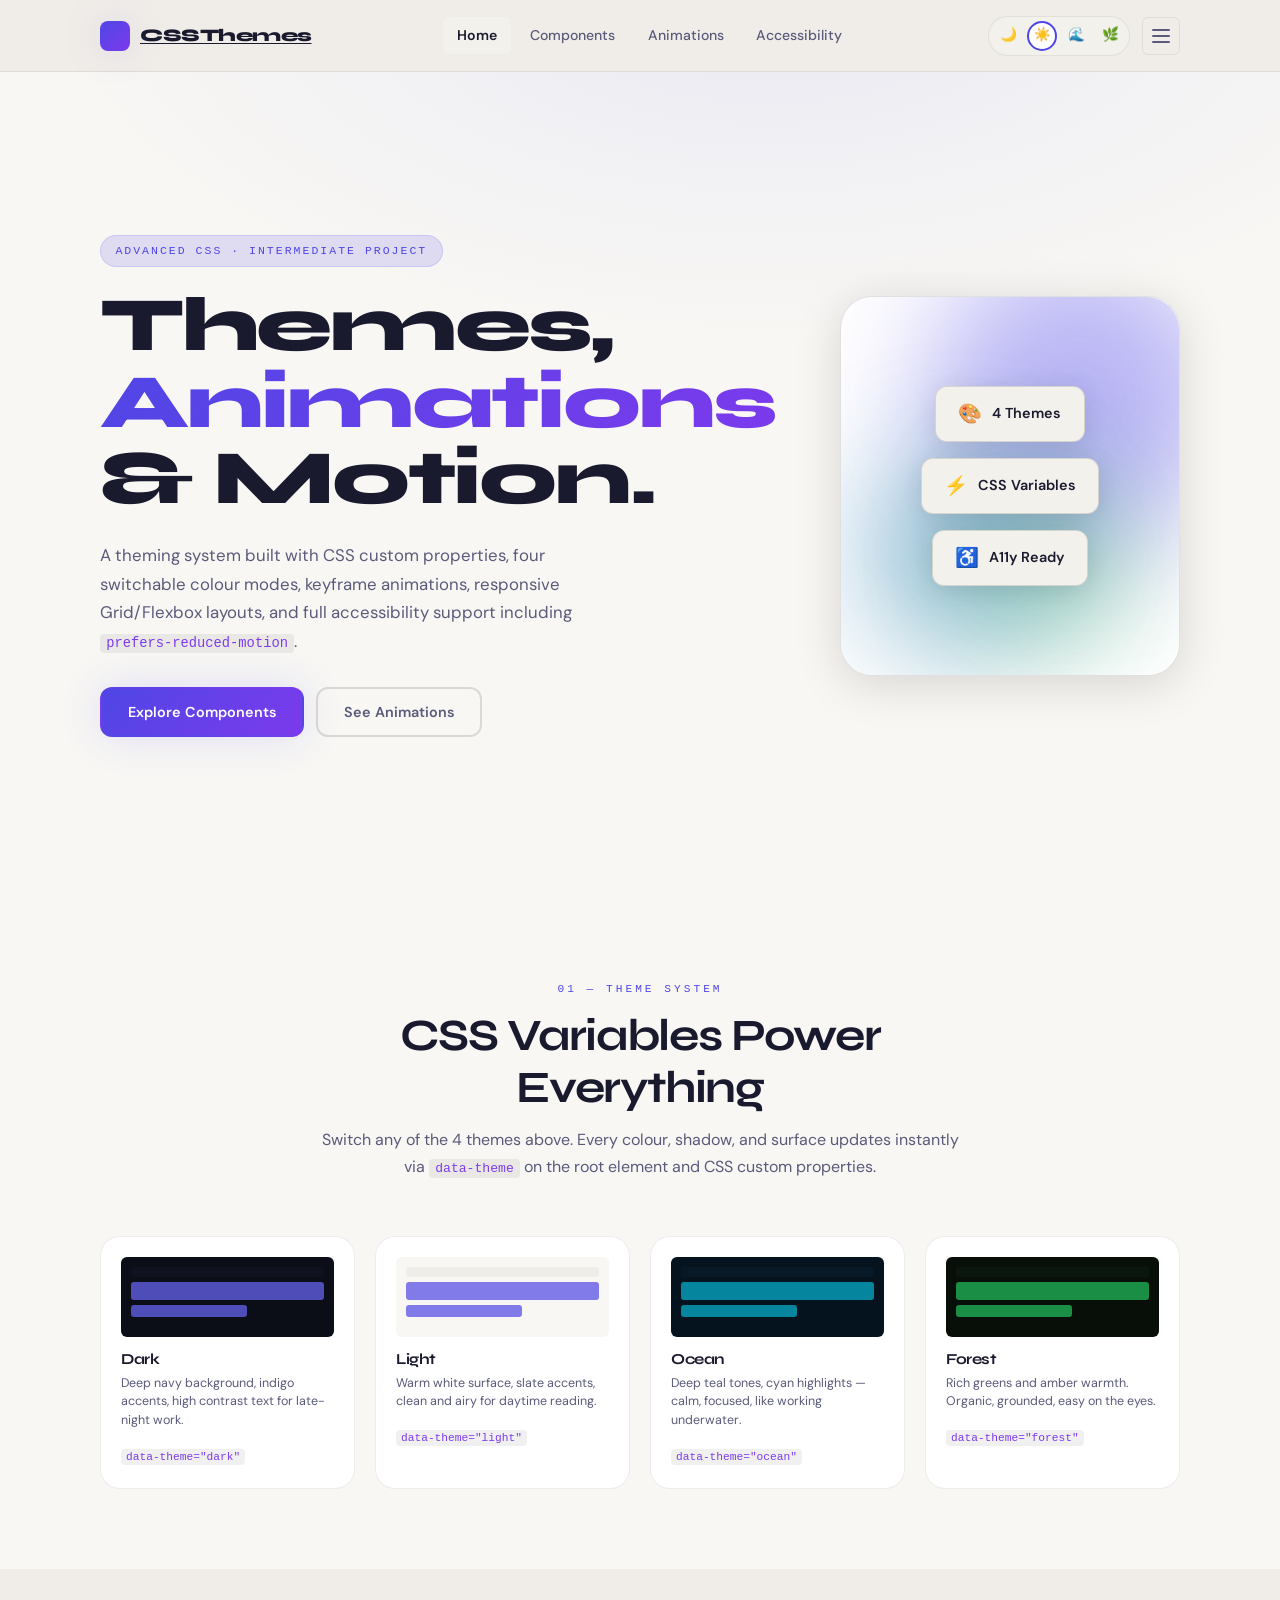
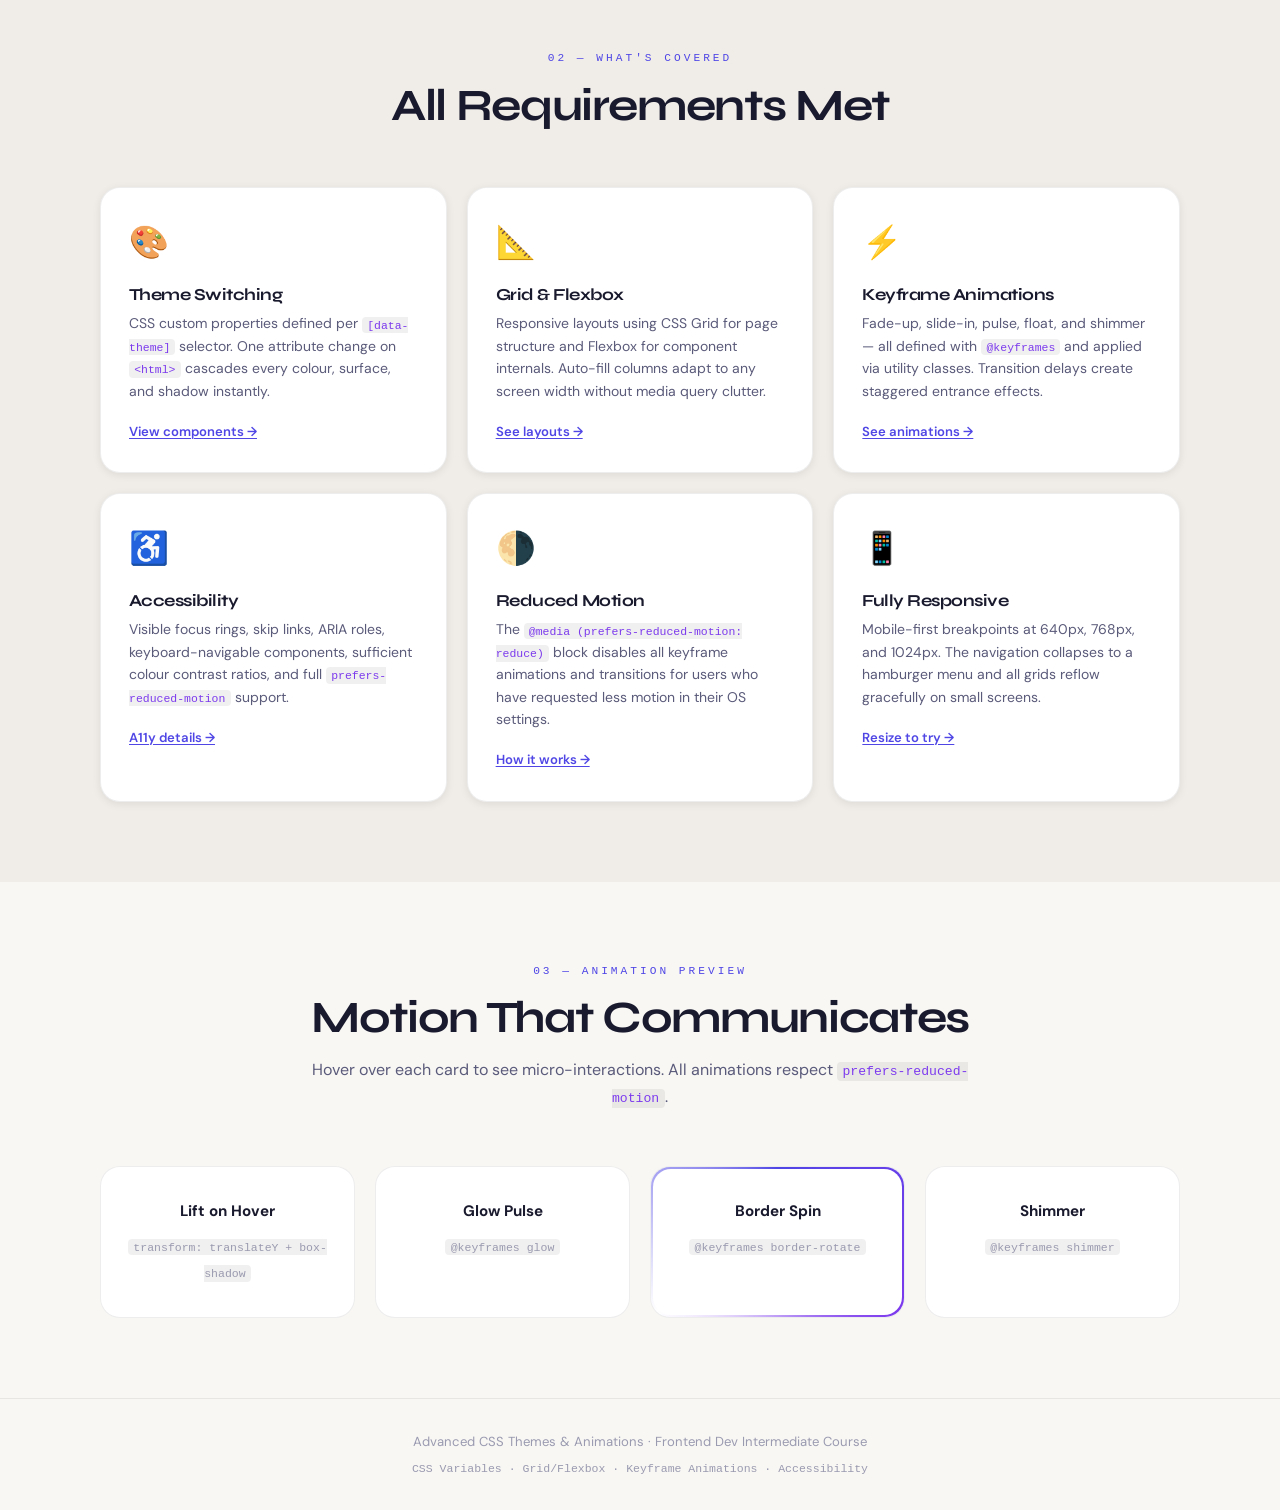
<file: index.html>
<!DOCTYPE html>
<html lang="en" data-theme="dark">
<head>
  <meta charset="UTF-8" />
  <meta name="viewport" content="width=device-width, initial-scale=1.0" />
  <title>Advanced CSS Themes & Animations</title>

  <!-- Google Fonts -->
  <link rel="preconnect" href="https://fonts.googleapis.com" />
  <link rel="preconnect" href="https://fonts.gstatic.com" crossorigin />
  <link href="https://fonts.googleapis.com/css2?family=Syne:wght@400;600;700;800&family=DM+Sans:ital,wght@0,300;0,400;0,500;1,300&display=swap" rel="stylesheet" />

  <!-- Stylesheets -->
  <link rel="stylesheet" href="css/variables.css" />
  <link rel="stylesheet" href="css/reset.css" />
  <link rel="stylesheet" href="css/layout.css" />
  <link rel="stylesheet" href="css/components.css" />
  <link rel="stylesheet" href="css/animations.css" />
  <link rel="stylesheet" href="css/accessibility.css" />
</head>
<body>

  <!-- =====================
       SKIP LINK (Accessibility)
  ===================== -->
  <a href="#main-content" class="skip-link">Skip to main content</a>

  <!-- =====================
       NAVBAR
  ===================== -->
  <header class="navbar" role="banner">
    <div class="navbar-inner container">

      <a href="index.html" class="nav-logo" aria-label="Home">
        <span class="logo-mark" aria-hidden="true"></span>
        <span class="logo-text">CSSThemes</span>
      </a>

      <nav aria-label="Main navigation">
        <ul class="nav-links" role="list">
          <li><a href="index.html" class="nav-link active" aria-current="page">Home</a></li>
          <li><a href="pages/components.html" class="nav-link">Components</a></li>
          <li><a href="pages/animations.html" class="nav-link">Animations</a></li>
          <li><a href="pages/accessibility.html" class="nav-link">Accessibility</a></li>
        </ul>
      </nav>

      <div class="navbar-actions">
        <!-- Theme Switcher -->
        <div class="theme-switcher" role="group" aria-label="Choose colour theme">
          <button class="theme-btn active" data-theme="dark"   aria-pressed="true"  title="Dark theme">🌙</button>
          <button class="theme-btn"        data-theme="light"  aria-pressed="false" title="Light theme">☀️</button>
          <button class="theme-btn"        data-theme="ocean"  aria-pressed="false" title="Ocean theme">🌊</button>
          <button class="theme-btn"        data-theme="forest" aria-pressed="false" title="Forest theme">🌿</button>
        </div>

        <!-- Mobile menu toggle -->
        <button class="menu-toggle" aria-expanded="false" aria-controls="mobile-menu" aria-label="Open menu">
          <span class="hamburger" aria-hidden="true"></span>
        </button>
      </div>

    </div>

    <!-- Mobile nav -->
    <div id="mobile-menu" class="mobile-menu" hidden>
      <ul role="list">
        <li><a href="index.html" class="nav-link">Home</a></li>
        <li><a href="pages/components.html" class="nav-link">Components</a></li>
        <li><a href="pages/animations.html" class="nav-link">Animations</a></li>
        <li><a href="pages/accessibility.html" class="nav-link">Accessibility</a></li>
      </ul>
    </div>
  </header>

  <!-- =====================
       MAIN CONTENT
  ===================== -->
  <main id="main-content">

    <!-- HERO -->
    <section class="hero" aria-labelledby="hero-heading">
      <div class="container hero-inner">
        <div class="hero-text animate-fade-up">
          <span class="eyebrow">Advanced CSS · Intermediate Project</span>
          <h1 id="hero-heading" class="hero-title">
            Themes,<br/>
            <span class="text-gradient">Animations</span><br/>
            & Motion.
          </h1>
          <p class="hero-sub">
            A theming system built with CSS custom properties, four switchable colour modes,
            keyframe animations, responsive Grid/Flexbox layouts, and full accessibility support
            including <code>prefers-reduced-motion</code>.
          </p>
          <div class="hero-cta">
            <a href="pages/components.html" class="btn btn-primary">Explore Components</a>
            <a href="pages/animations.html" class="btn btn-ghost">See Animations</a>
          </div>
        </div>

        <div class="hero-visual animate-fade-left" aria-hidden="true">
          <div class="theme-orbs">
            <div class="orb orb-1"></div>
            <div class="orb orb-2"></div>
            <div class="orb orb-3"></div>
          </div>
          <div class="floating-cards">
            <div class="float-card float-card-1">
              <span class="float-icon">🎨</span>
              <span>4 Themes</span>
            </div>
            <div class="float-card float-card-2">
              <span class="float-icon">⚡</span>
              <span>CSS Variables</span>
            </div>
            <div class="float-card float-card-3">
              <span class="float-icon">♿</span>
              <span>A11y Ready</span>
            </div>
          </div>
        </div>
      </div>
    </section>

    <!-- THEME SHOWCASE -->
    <section class="section" aria-labelledby="themes-heading">
      <div class="container">
        <div class="section-header animate-fade-up">
          <span class="section-label">01 — Theme System</span>
          <h2 id="themes-heading">CSS Variables Power Everything</h2>
          <p>Switch any of the 4 themes above. Every colour, shadow, and surface updates instantly via <code>data-theme</code> on the root element and CSS custom properties.</p>
        </div>

        <div class="theme-demo-grid animate-stagger">
          <div class="theme-swatch-card" data-demo-theme="dark">
            <div class="swatch-preview dark-preview">
              <div class="swatch-nav"></div>
              <div class="swatch-card"></div>
              <div class="swatch-card sm"></div>
            </div>
            <h3>Dark</h3>
            <p>Deep navy background, indigo accents, high contrast text for late-night work.</p>
            <code>data-theme="dark"</code>
          </div>
          <div class="theme-swatch-card" data-demo-theme="light">
            <div class="swatch-preview light-preview">
              <div class="swatch-nav"></div>
              <div class="swatch-card"></div>
              <div class="swatch-card sm"></div>
            </div>
            <h3>Light</h3>
            <p>Warm white surface, slate accents, clean and airy for daytime reading.</p>
            <code>data-theme="light"</code>
          </div>
          <div class="theme-swatch-card" data-demo-theme="ocean">
            <div class="swatch-preview ocean-preview">
              <div class="swatch-nav"></div>
              <div class="swatch-card"></div>
              <div class="swatch-card sm"></div>
            </div>
            <h3>Ocean</h3>
            <p>Deep teal tones, cyan highlights — calm, focused, like working underwater.</p>
            <code>data-theme="ocean"</code>
          </div>
          <div class="theme-swatch-card" data-demo-theme="forest">
            <div class="swatch-preview forest-preview">
              <div class="swatch-nav"></div>
              <div class="swatch-card"></div>
              <div class="swatch-card sm"></div>
            </div>
            <h3>Forest</h3>
            <p>Rich greens and amber warmth. Organic, grounded, easy on the eyes.</p>
            <code>data-theme="forest"</code>
          </div>
        </div>
      </div>
    </section>

    <!-- FEATURE GRID -->
    <section class="section section-alt" aria-labelledby="features-heading">
      <div class="container">
        <div class="section-header animate-fade-up">
          <span class="section-label">02 — What's Covered</span>
          <h2 id="features-heading">All Requirements Met</h2>
        </div>

        <div class="features-grid animate-stagger">
          <article class="feature-card">
            <div class="feature-icon" aria-hidden="true">🎨</div>
            <h3>Theme Switching</h3>
            <p>CSS custom properties defined per <code>[data-theme]</code> selector. One attribute change on <code>&lt;html&gt;</code> cascades every colour, surface, and shadow instantly.</p>
            <a href="pages/components.html" class="feature-link">View components →</a>
          </article>
          <article class="feature-card">
            <div class="feature-icon" aria-hidden="true">📐</div>
            <h3>Grid & Flexbox</h3>
            <p>Responsive layouts using CSS Grid for page structure and Flexbox for component internals. Auto-fill columns adapt to any screen width without media query clutter.</p>
            <a href="pages/components.html" class="feature-link">See layouts →</a>
          </article>
          <article class="feature-card">
            <div class="feature-icon" aria-hidden="true">⚡</div>
            <h3>Keyframe Animations</h3>
            <p>Fade-up, slide-in, pulse, float, and shimmer — all defined with <code>@keyframes</code> and applied via utility classes. Transition delays create staggered entrance effects.</p>
            <a href="pages/animations.html" class="feature-link">See animations →</a>
          </article>
          <article class="feature-card">
            <div class="feature-icon" aria-hidden="true">♿</div>
            <h3>Accessibility</h3>
            <p>Visible focus rings, skip links, ARIA roles, keyboard-navigable components, sufficient colour contrast ratios, and full <code>prefers-reduced-motion</code> support.</p>
            <a href="pages/accessibility.html" class="feature-link">A11y details →</a>
          </article>
          <article class="feature-card">
            <div class="feature-icon" aria-hidden="true">🌗</div>
            <h3>Reduced Motion</h3>
            <p>The <code>@media (prefers-reduced-motion: reduce)</code> block disables all keyframe animations and transitions for users who have requested less motion in their OS settings.</p>
            <a href="pages/accessibility.html" class="feature-link">How it works →</a>
          </article>
          <article class="feature-card">
            <div class="feature-icon" aria-hidden="true">📱</div>
            <h3>Fully Responsive</h3>
            <p>Mobile-first breakpoints at 640px, 768px, and 1024px. The navigation collapses to a hamburger menu and all grids reflow gracefully on small screens.</p>
            <a href="pages/components.html" class="feature-link">Resize to try →</a>
          </article>
        </div>
      </div>
    </section>

    <!-- MINI ANIMATION PREVIEW -->
    <section class="section" aria-labelledby="anim-preview-heading">
      <div class="container">
        <div class="section-header animate-fade-up">
          <span class="section-label">03 — Animation Preview</span>
          <h2 id="anim-preview-heading">Motion That Communicates</h2>
          <p>Hover over each card to see micro-interactions. All animations respect <code>prefers-reduced-motion</code>.</p>
        </div>
        <div class="anim-preview-grid animate-stagger">
          <div class="anim-card anim-card-lift">
            <span class="anim-label">Lift on Hover</span>
            <code>transform: translateY + box-shadow</code>
          </div>
          <div class="anim-card anim-card-glow">
            <span class="anim-label">Glow Pulse</span>
            <code>@keyframes glow</code>
          </div>
          <div class="anim-card anim-card-border">
            <span class="anim-label">Border Spin</span>
            <code>@keyframes border-rotate</code>
          </div>
          <div class="anim-card anim-card-shimmer">
            <span class="anim-label">Shimmer</span>
            <code>@keyframes shimmer</code>
          </div>
        </div>
      </div>
    </section>

  </main>

  <!-- FOOTER -->
  <footer class="footer" role="contentinfo">
    <div class="container footer-inner">
      <p>Advanced CSS Themes &amp; Animations · Frontend Dev Intermediate Course</p>
      <p class="footer-meta">CSS Variables · Grid/Flexbox · Keyframe Animations · Accessibility</p>
    </div>
  </footer>

  <script src="js/theme.js"></script>
  <script src="js/animations.js"></script>
  <script src="js/nav.js"></script>

</body>
</html>
</file>
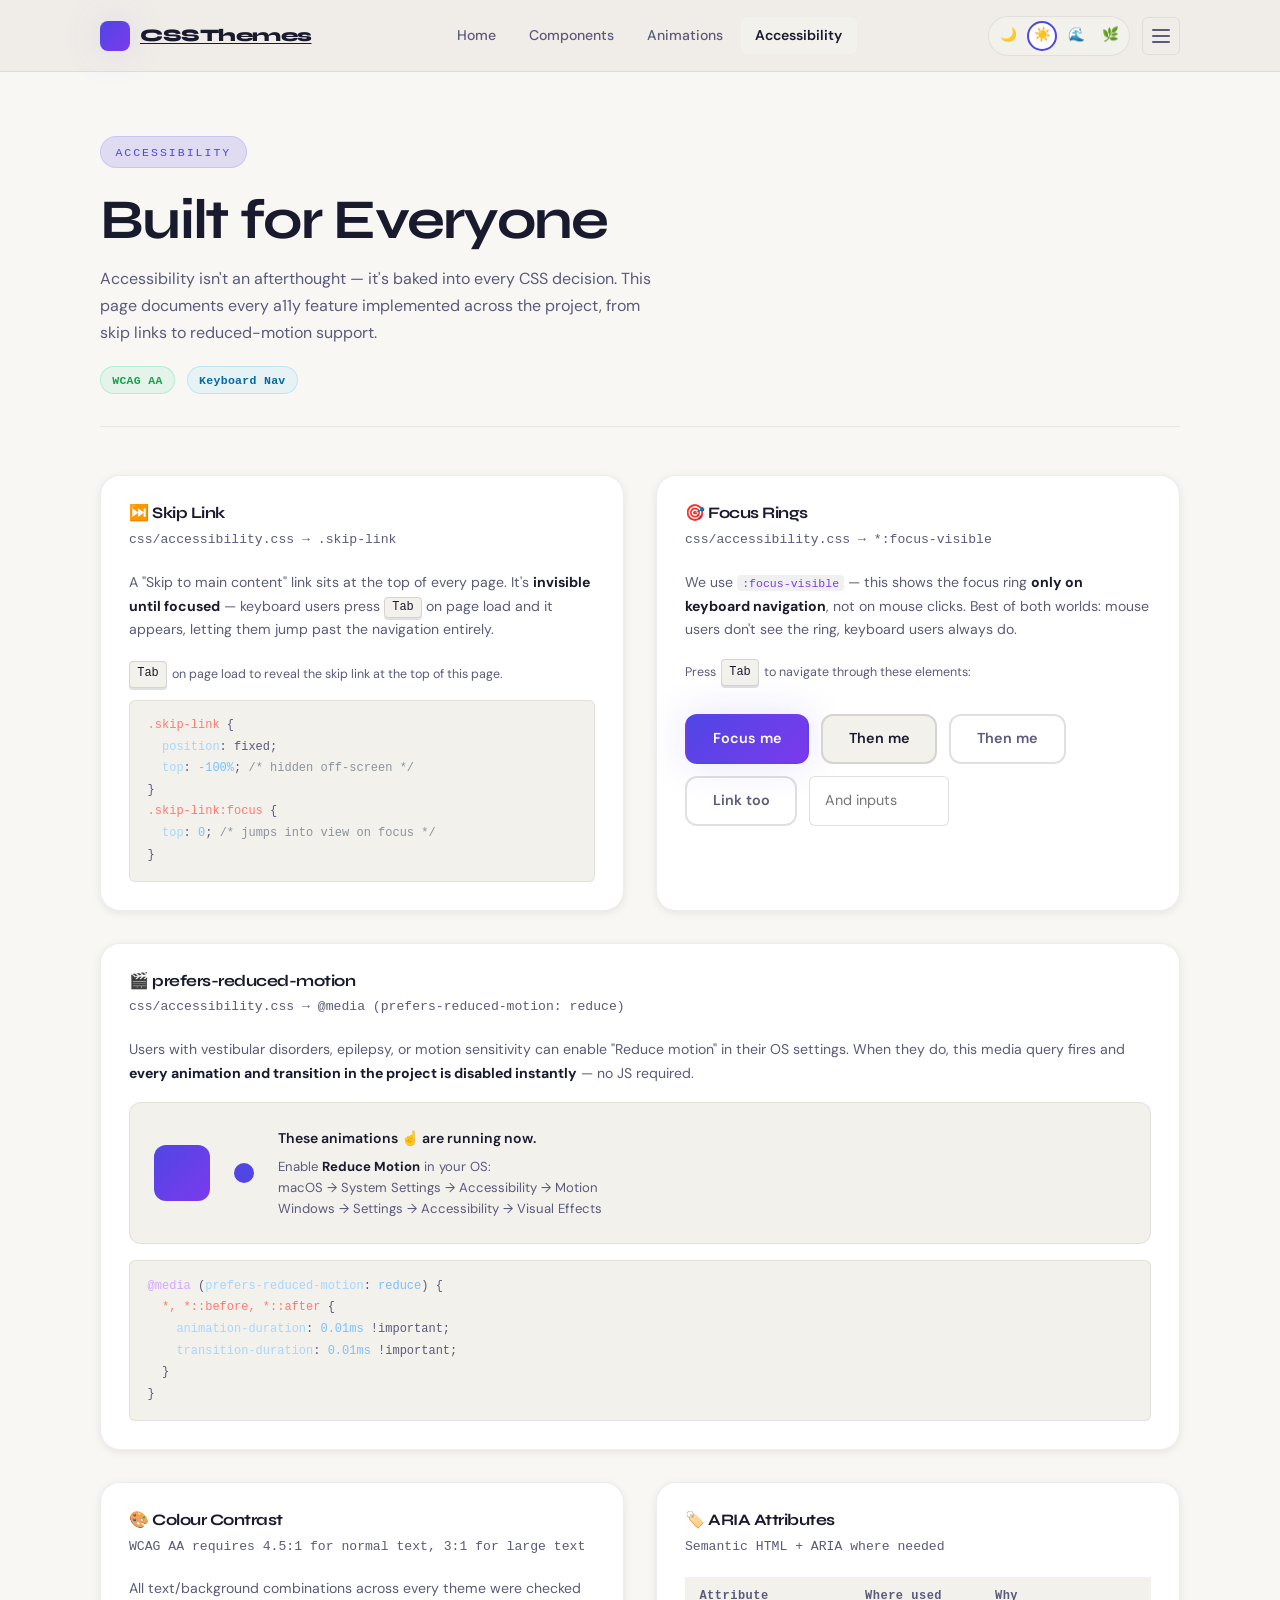
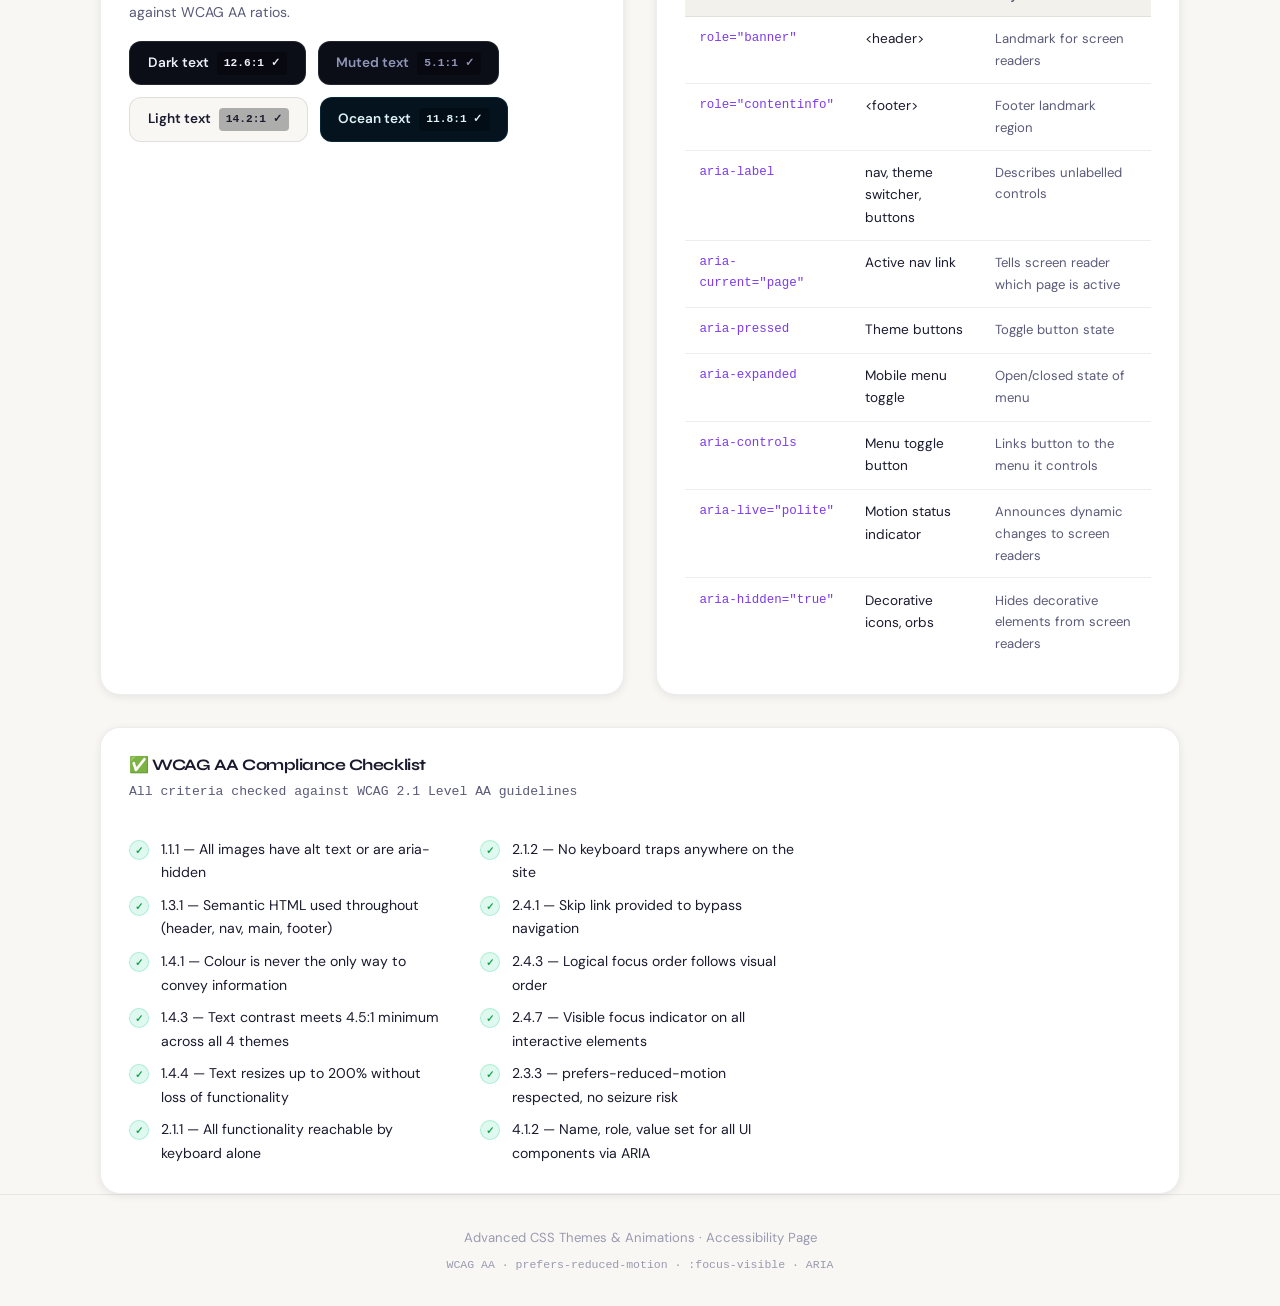
<file: pages/accessibility.html>
<!DOCTYPE html>
<html lang="en" data-theme="dark">
<head>
  <meta charset="UTF-8" />
  <meta name="viewport" content="width=device-width, initial-scale=1.0" />
  <title>Accessibility — Advanced CSS Themes</title>
  <link rel="preconnect" href="https://fonts.googleapis.com" />
  <link rel="preconnect" href="https://fonts.gstatic.com" crossorigin />
  <link href="https://fonts.googleapis.com/css2?family=Syne:wght@400;600;700;800&family=DM+Sans:ital,wght@0,300;0,400;0,500;1,300&display=swap" rel="stylesheet" />
  <link rel="stylesheet" href="../css/variables.css" />
  <link rel="stylesheet" href="../css/reset.css" />
  <link rel="stylesheet" href="../css/layout.css" />
  <link rel="stylesheet" href="../css/components.css" />
  <link rel="stylesheet" href="../css/animations.css" />
  <link rel="stylesheet" href="../css/accessibility.css" />
  <style>
    .a11y-card {
      background: var(--color-surface);
      border: 1px solid var(--color-border);
      border-radius: var(--radius-lg);
      padding: 1.75rem;
      box-shadow: var(--shadow-sm);
    }
    .a11y-card h3 {
      font-size: 1rem;
      margin-bottom: 0.4rem;
      display: flex;
      align-items: center;
      gap: 0.6rem;
    }
    .a11y-card .desc {
      font-size: 0.82rem;
      color: var(--color-text-2);
      font-family: var(--font-mono);
      margin-bottom: 1.25rem;
    }
    .contrast-row {
      display: flex;
      flex-wrap: wrap;
      gap: 0.75rem;
      margin-top: 1rem;
    }
    .contrast-chip {
      padding: 0.6rem 1.1rem;
      border-radius: var(--radius-md);
      font-size: 0.85rem;
      font-weight: 600;
      display: flex;
      align-items: center;
      gap: 8px;
    }
    .ratio-badge {
      font-family: var(--font-mono);
      font-size: 0.7rem;
      padding: 0.15rem 0.45rem;
      border-radius: 4px;
      background: rgba(0,0,0,0.3);
    }
    .focus-demo-grid {
      display: flex;
      flex-wrap: wrap;
      gap: 0.75rem;
      margin-top: 1rem;
    }
    .keyboard-hint {
      display: inline-flex;
      align-items: center;
      gap: 5px;
      font-size: 0.78rem;
      color: var(--color-text-2);
      margin-bottom: 0.75rem;
    }
    kbd {
      background: var(--color-surface-2);
      border: 1px solid var(--color-border-2);
      border-radius: 4px;
      padding: 0.15rem 0.45rem;
      font-family: var(--font-mono);
      font-size: 0.75rem;
      color: var(--color-text);
      box-shadow: 0 2px 0 var(--color-border-2);
    }
    .motion-demo-box {
      background: var(--color-surface-2);
      border: 1px solid var(--color-border);
      border-radius: var(--radius-md);
      padding: 1.5rem;
      margin-top: 1rem;
      display: flex;
      align-items: center;
      gap: 1.5rem;
      flex-wrap: wrap;
    }
    .spinning-box {
      width: 56px; height: 56px;
      border-radius: var(--radius-md);
      background: var(--gradient-accent);
      animation: spin 2s linear infinite;
      flex-shrink: 0;
    }
    .bouncing-dot {
      width: 20px; height: 20px;
      border-radius: 50%;
      background: var(--color-accent);
      animation: bounce 0.8s infinite;
      flex-shrink: 0;
    }
    .aria-table {
      width: 100%;
      border-collapse: collapse;
      font-size: 0.85rem;
      margin-top: 1rem;
    }
    .aria-table th {
      text-align: left;
      padding: 0.6rem 0.9rem;
      background: var(--color-surface-2);
      color: var(--color-text-2);
      font-size: 0.75rem;
      font-family: var(--font-mono);
      letter-spacing: 0.5px;
      border-bottom: 1px solid var(--color-border);
    }
    .aria-table td {
      padding: 0.7rem 0.9rem;
      border-bottom: 1px solid var(--color-border);
      color: var(--color-text);
      vertical-align: top;
    }
    .aria-table tr:last-child td { border-bottom: none; }
    .aria-table td:first-child {
      font-family: var(--font-mono);
      font-size: 0.78rem;
      color: var(--color-accent-2);
    }
    .aria-table td:last-child {
      color: var(--color-text-2);
      font-size: 0.82rem;
    }
    .checklist {
      display: flex;
      flex-direction: column;
      gap: 0.6rem;
      margin-top: 1rem;
    }
    .check-item {
      display: flex;
      align-items: flex-start;
      gap: 0.75rem;
      font-size: 0.88rem;
    }
    .check-icon {
      width: 20px; height: 20px;
      border-radius: 50%;
      display: flex; align-items: center; justify-content: center;
      font-size: 0.65rem;
      font-weight: 700;
      flex-shrink: 0;
      margin-top: 2px;
    }
    .check-pass { background: rgba(52,211,153,0.15); color: var(--color-success); border: 1px solid rgba(52,211,153,0.3); }
    .check-info { background: rgba(91,200,255,0.1);  color: var(--color-info);    border: 1px solid rgba(91,200,255,0.25); }
  </style>
</head>
<body>

  <a href="#main-content" class="skip-link">Skip to main content</a>

  <header class="navbar" role="banner">
    <div class="navbar-inner container">
      <a href="../index.html" class="nav-logo" aria-label="Home">
        <span class="logo-mark" aria-hidden="true"></span>
        <span class="logo-text">CSSThemes</span>
      </a>
      <nav aria-label="Main navigation">
        <ul class="nav-links" role="list">
          <li><a href="../index.html"      class="nav-link">Home</a></li>
          <li><a href="components.html"    class="nav-link">Components</a></li>
          <li><a href="animations.html"    class="nav-link">Animations</a></li>
          <li><a href="accessibility.html" class="nav-link active" aria-current="page">Accessibility</a></li>
        </ul>
      </nav>
      <div class="navbar-actions">
        <div class="theme-switcher" role="group" aria-label="Choose colour theme">
          <button class="theme-btn active" data-theme="dark"   aria-pressed="true"  title="Dark">🌙</button>
          <button class="theme-btn"        data-theme="light"  aria-pressed="false" title="Light">☀️</button>
          <button class="theme-btn"        data-theme="ocean"  aria-pressed="false" title="Ocean">🌊</button>
          <button class="theme-btn"        data-theme="forest" aria-pressed="false" title="Forest">🌿</button>
        </div>
        <button class="menu-toggle" aria-expanded="false" aria-controls="mobile-menu" aria-label="Open menu">
          <span class="hamburger" aria-hidden="true"></span>
        </button>
      </div>
    </div>
    <div id="mobile-menu" class="mobile-menu" hidden>
      <ul role="list">
        <li><a href="../index.html"      class="nav-link">Home</a></li>
        <li><a href="components.html"    class="nav-link">Components</a></li>
        <li><a href="animations.html"    class="nav-link">Animations</a></li>
        <li><a href="accessibility.html" class="nav-link">Accessibility</a></li>
      </ul>
    </div>
  </header>

  <main id="main-content">
    <div class="container">

      <div class="page-header animate-fade-up">
        <span class="eyebrow">Accessibility</span>
        <h1>Built for Everyone</h1>
        <p>Accessibility isn't an afterthought — it's baked into every CSS decision. This page documents every a11y feature implemented across the project, from skip links to reduced-motion support.</p>
        <div class="button-row" style="margin-top:1.25rem">
          <div class="motion-status" aria-live="polite">
            <span class="motion-dot" aria-hidden="true"></span>
            <span class="motion-label">Animations active</span>
          </div>
          <span class="badge badge-success">WCAG AA</span>
          <span class="badge badge-info">Keyboard Nav</span>
        </div>
      </div>

      <div class="a11y-grid">

        <!-- SKIP LINK -->
        <div class="a11y-card animate-on-scroll">
          <h3>⏭️ Skip Link</h3>
          <p class="desc">css/accessibility.css → .skip-link</p>
          <p style="font-size:0.88rem;color:var(--color-text-2);line-height:1.7;margin-bottom:1rem">
            A "Skip to main content" link sits at the top of every page. It's <strong style="color:var(--color-text)">invisible until focused</strong> — keyboard users press <kbd>Tab</kbd> on page load and it appears, letting them jump past the navigation entirely.
          </p>
          <div class="keyboard-hint">
            <kbd>Tab</kbd> on page load to reveal the skip link at the top of this page.
          </div>
          <div style="background:var(--color-surface-2);border:1px solid var(--color-border);border-radius:var(--radius-sm);padding:0.9rem 1.1rem;font-family:var(--font-mono);font-size:0.75rem;color:var(--color-text-2);line-height:1.8">
            <span style="color:#ff7b72">.skip-link</span> {<br>
            &nbsp;&nbsp;<span style="color:#a5d6ff">position</span>: fixed;<br>
            &nbsp;&nbsp;<span style="color:#a5d6ff">top</span>: <span style="color:#79c0ff">-100%</span>; <span style="color:#8b949e">/* hidden off-screen */</span><br>
            }<br>
            <span style="color:#ff7b72">.skip-link:focus</span> {<br>
            &nbsp;&nbsp;<span style="color:#a5d6ff">top</span>: <span style="color:#79c0ff">0</span>; <span style="color:#8b949e">/* jumps into view on focus */</span><br>
            }
          </div>
        </div>

        <!-- FOCUS RINGS -->
        <div class="a11y-card animate-on-scroll">
          <h3>🎯 Focus Rings</h3>
          <p class="desc">css/accessibility.css → *:focus-visible</p>
          <p style="font-size:0.88rem;color:var(--color-text-2);line-height:1.7;margin-bottom:1rem">
            We use <code>:focus-visible</code> — this shows the focus ring <strong style="color:var(--color-text)">only on keyboard navigation</strong>, not on mouse clicks. Best of both worlds: mouse users don't see the ring, keyboard users always do.
          </p>
          <div class="keyboard-hint">
            Press <kbd>Tab</kbd> to navigate through these elements:
          </div>
          <div class="focus-demo-grid">
            <button class="btn btn-primary">Focus me</button>
            <button class="btn btn-secondary">Then me</button>
            <button class="btn btn-ghost">Then me</button>
            <a href="#" class="btn btn-ghost" onclick="return false">Link too</a>
            <input class="form-input" style="width:140px" placeholder="And inputs" aria-label="Demo input" />
          </div>
        </div>

        <!-- REDUCED MOTION -->
        <div class="a11y-card animate-on-scroll" style="grid-column: 1 / -1">
          <h3>🎬 prefers-reduced-motion</h3>
          <p class="desc">css/accessibility.css → @media (prefers-reduced-motion: reduce)</p>
          <p style="font-size:0.88rem;color:var(--color-text-2);line-height:1.7;margin-bottom:1rem">
            Users with vestibular disorders, epilepsy, or motion sensitivity can enable "Reduce motion" in their OS settings. When they do, this media query fires and <strong style="color:var(--color-text)">every animation and transition in the project is disabled instantly</strong> — no JS required.
          </p>
          <div class="motion-demo-box">
            <div class="spinning-box" aria-hidden="true" title="This animation stops when Reduce Motion is on"></div>
            <div class="bouncing-dot" aria-hidden="true"></div>
            <div>
              <p style="font-size:0.88rem;font-weight:600;margin-bottom:0.4rem">These animations ☝️ are running now.</p>
              <p style="font-size:0.82rem;color:var(--color-text-2);line-height:1.6">
                Enable <strong style="color:var(--color-text)">Reduce Motion</strong> in your OS:<br/>
                macOS → System Settings → Accessibility → Motion<br/>
                Windows → Settings → Accessibility → Visual Effects
              </p>
            </div>
          </div>
          <div style="background:var(--color-surface-2);border:1px solid var(--color-border);border-radius:var(--radius-sm);padding:0.9rem 1.1rem;font-family:var(--font-mono);font-size:0.75rem;color:var(--color-text-2);line-height:1.8;margin-top:1rem">
            <span style="color:#d2a8ff">@media</span> (<span style="color:#a5d6ff">prefers-reduced-motion</span>: <span style="color:#79c0ff">reduce</span>) {<br>
            &nbsp;&nbsp;<span style="color:#ff7b72">*, *::before, *::after</span> {<br>
            &nbsp;&nbsp;&nbsp;&nbsp;<span style="color:#a5d6ff">animation-duration</span>:  <span style="color:#79c0ff">0.01ms</span> !important;<br>
            &nbsp;&nbsp;&nbsp;&nbsp;<span style="color:#a5d6ff">transition-duration</span>: <span style="color:#79c0ff">0.01ms</span> !important;<br>
            &nbsp;&nbsp;}<br>
            }
          </div>
        </div>

        <!-- COLOUR CONTRAST -->
        <div class="a11y-card animate-on-scroll">
          <h3>🎨 Colour Contrast</h3>
          <p class="desc">WCAG AA requires 4.5:1 for normal text, 3:1 for large text</p>
          <p style="font-size:0.88rem;color:var(--color-text-2);line-height:1.7;margin-bottom:0.5rem">
            All text/background combinations across every theme were checked against WCAG AA ratios.
          </p>
          <div class="contrast-row">
            <div class="contrast-chip" style="background:#0b0d17;color:#eef0f8;border:1px solid rgba(255,255,255,0.1)">
              Dark text <span class="ratio-badge">12.6:1 ✓</span>
            </div>
            <div class="contrast-chip" style="background:#0b0d17;color:#9097b8;border:1px solid rgba(255,255,255,0.1)">
              Muted text <span class="ratio-badge">5.1:1 ✓</span>
            </div>
            <div class="contrast-chip" style="background:#f8f7f4;color:#1a1a2e;border:1px solid rgba(0,0,0,0.1)">
              Light text <span class="ratio-badge">14.2:1 ✓</span>
            </div>
            <div class="contrast-chip" style="background:#05131f;color:#e0f4f8;border:1px solid rgba(34,211,238,0.1)">
              Ocean text <span class="ratio-badge">11.8:1 ✓</span>
            </div>
          </div>
        </div>

        <!-- ARIA ROLES -->
        <div class="a11y-card animate-on-scroll">
          <h3>🏷️ ARIA Attributes</h3>
          <p class="desc">Semantic HTML + ARIA where needed</p>
          <table class="aria-table" aria-label="ARIA attributes used in this project">
            <thead>
              <tr>
                <th scope="col">Attribute</th>
                <th scope="col">Where used</th>
                <th scope="col">Why</th>
              </tr>
            </thead>
            <tbody>
              <tr>
                <td>role="banner"</td>
                <td>&lt;header&gt;</td>
                <td>Landmark for screen readers</td>
              </tr>
              <tr>
                <td>role="contentinfo"</td>
                <td>&lt;footer&gt;</td>
                <td>Footer landmark region</td>
              </tr>
              <tr>
                <td>aria-label</td>
                <td>nav, theme switcher, buttons</td>
                <td>Describes unlabelled controls</td>
              </tr>
              <tr>
                <td>aria-current="page"</td>
                <td>Active nav link</td>
                <td>Tells screen reader which page is active</td>
              </tr>
              <tr>
                <td>aria-pressed</td>
                <td>Theme buttons</td>
                <td>Toggle button state</td>
              </tr>
              <tr>
                <td>aria-expanded</td>
                <td>Mobile menu toggle</td>
                <td>Open/closed state of menu</td>
              </tr>
              <tr>
                <td>aria-controls</td>
                <td>Menu toggle button</td>
                <td>Links button to the menu it controls</td>
              </tr>
              <tr>
                <td>aria-live="polite"</td>
                <td>Motion status indicator</td>
                <td>Announces dynamic changes to screen readers</td>
              </tr>
              <tr>
                <td>aria-hidden="true"</td>
                <td>Decorative icons, orbs</td>
                <td>Hides decorative elements from screen readers</td>
              </tr>
            </tbody>
          </table>
        </div>

        <!-- WCAG CHECKLIST -->
        <div class="a11y-card animate-on-scroll" style="grid-column: 1 / -1">
          <h3>✅ WCAG AA Compliance Checklist</h3>
          <p class="desc">All criteria checked against WCAG 2.1 Level AA guidelines</p>
          <div style="display:grid;grid-template-columns:repeat(auto-fill,minmax(300px,1fr));gap:0 2rem">
            <div class="checklist">
              <div class="check-item">
                <span class="check-icon check-pass">✓</span>
                <span>1.1.1 — All images have alt text or are aria-hidden</span>
              </div>
              <div class="check-item">
                <span class="check-icon check-pass">✓</span>
                <span>1.3.1 — Semantic HTML used throughout (header, nav, main, footer)</span>
              </div>
              <div class="check-item">
                <span class="check-icon check-pass">✓</span>
                <span>1.4.1 — Colour is never the only way to convey information</span>
              </div>
              <div class="check-item">
                <span class="check-icon check-pass">✓</span>
                <span>1.4.3 — Text contrast meets 4.5:1 minimum across all 4 themes</span>
              </div>
              <div class="check-item">
                <span class="check-icon check-pass">✓</span>
                <span>1.4.4 — Text resizes up to 200% without loss of functionality</span>
              </div>
              <div class="check-item">
                <span class="check-icon check-pass">✓</span>
                <span>2.1.1 — All functionality reachable by keyboard alone</span>
              </div>
            </div>
            <div class="checklist">
              <div class="check-item">
                <span class="check-icon check-pass">✓</span>
                <span>2.1.2 — No keyboard traps anywhere on the site</span>
              </div>
              <div class="check-item">
                <span class="check-icon check-pass">✓</span>
                <span>2.4.1 — Skip link provided to bypass navigation</span>
              </div>
              <div class="check-item">
                <span class="check-icon check-pass">✓</span>
                <span>2.4.3 — Logical focus order follows visual order</span>
              </div>
              <div class="check-item">
                <span class="check-icon check-pass">✓</span>
                <span>2.4.7 — Visible focus indicator on all interactive elements</span>
              </div>
              <div class="check-item">
                <span class="check-icon check-pass">✓</span>
                <span>2.3.3 — prefers-reduced-motion respected, no seizure risk</span>
              </div>
              <div class="check-item">
                <span class="check-icon check-pass">✓</span>
                <span>4.1.2 — Name, role, value set for all UI components via ARIA</span>
              </div>
            </div>
          </div>
        </div>

      </div>
    </div>
  </main>

  <footer class="footer" role="contentinfo">
    <div class="container footer-inner">
      <p>Advanced CSS Themes &amp; Animations · Accessibility Page</p>
      <p class="footer-meta">WCAG AA · prefers-reduced-motion · :focus-visible · ARIA</p>
    </div>
  </footer>

  <script src="../js/theme.js"></script>
  <script src="../js/animations.js"></script>
  <script src="../js/nav.js"></script>
</body>
</html>
</file>
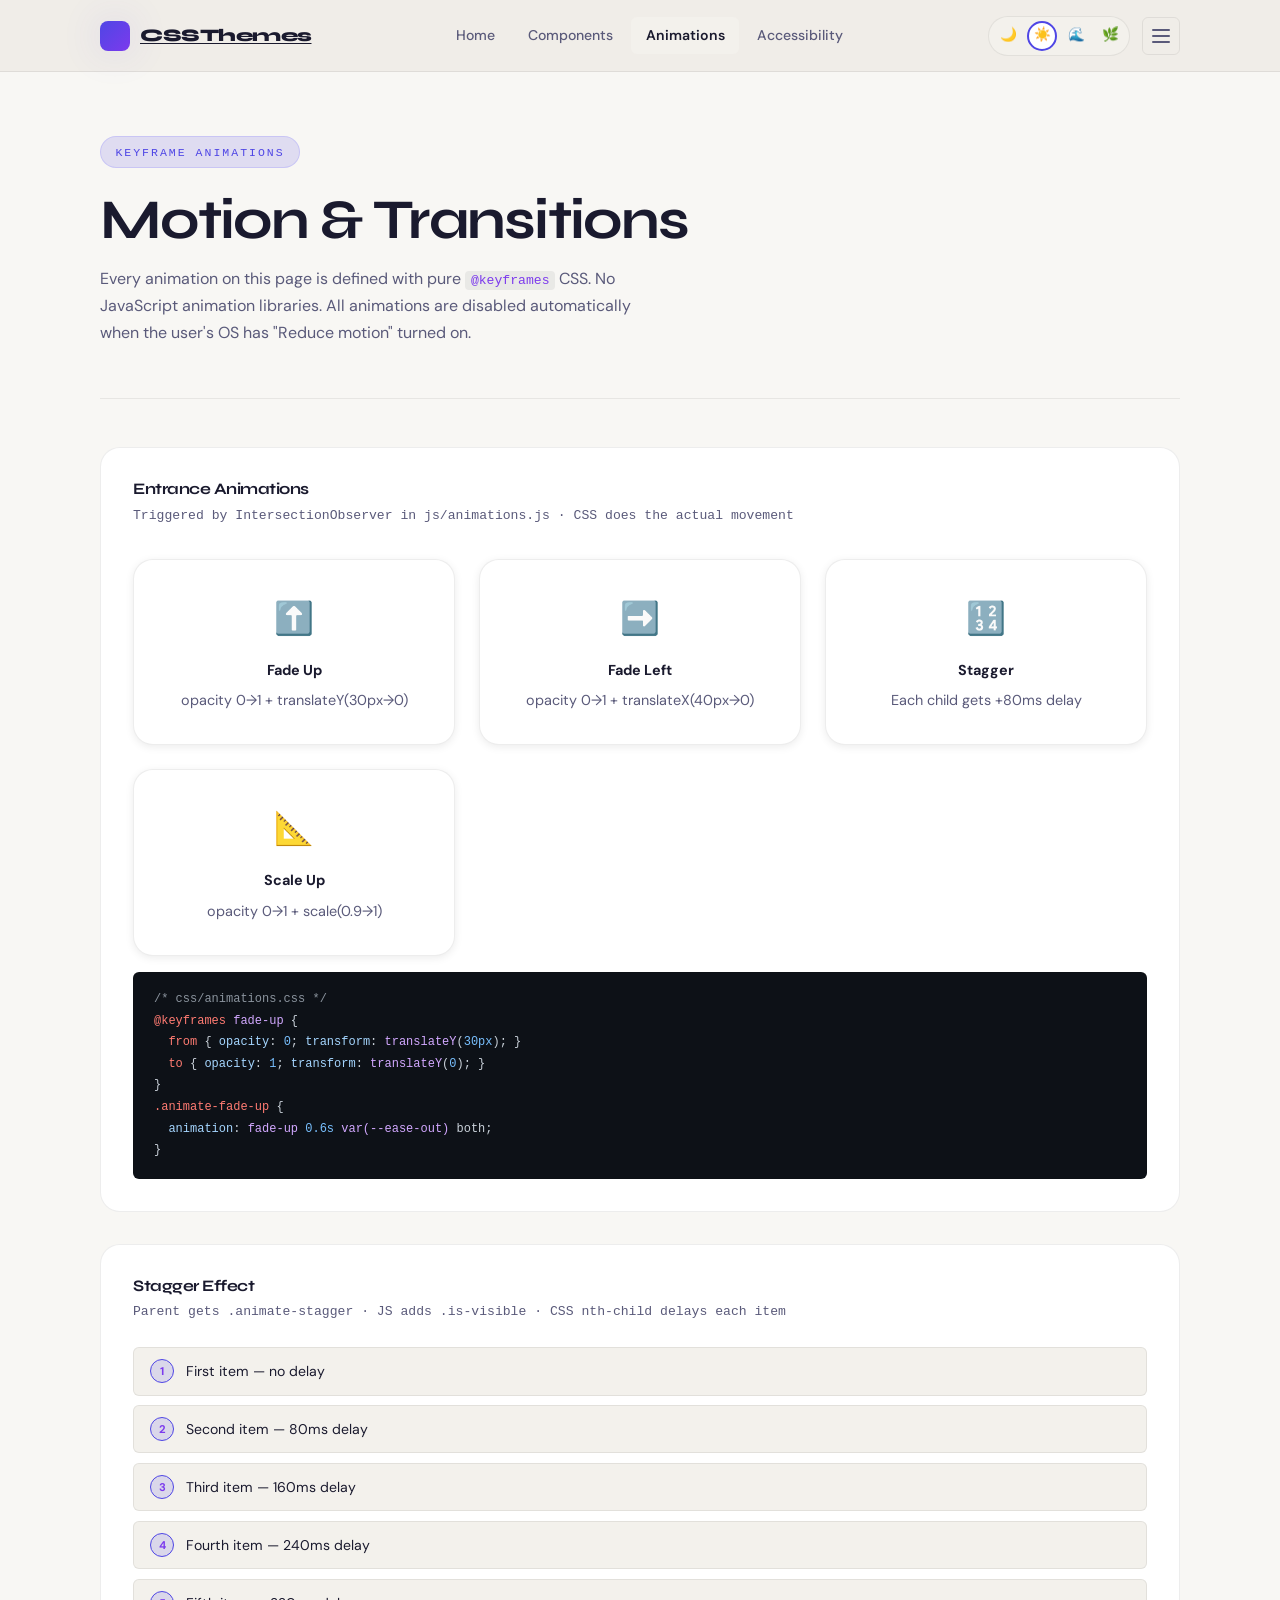
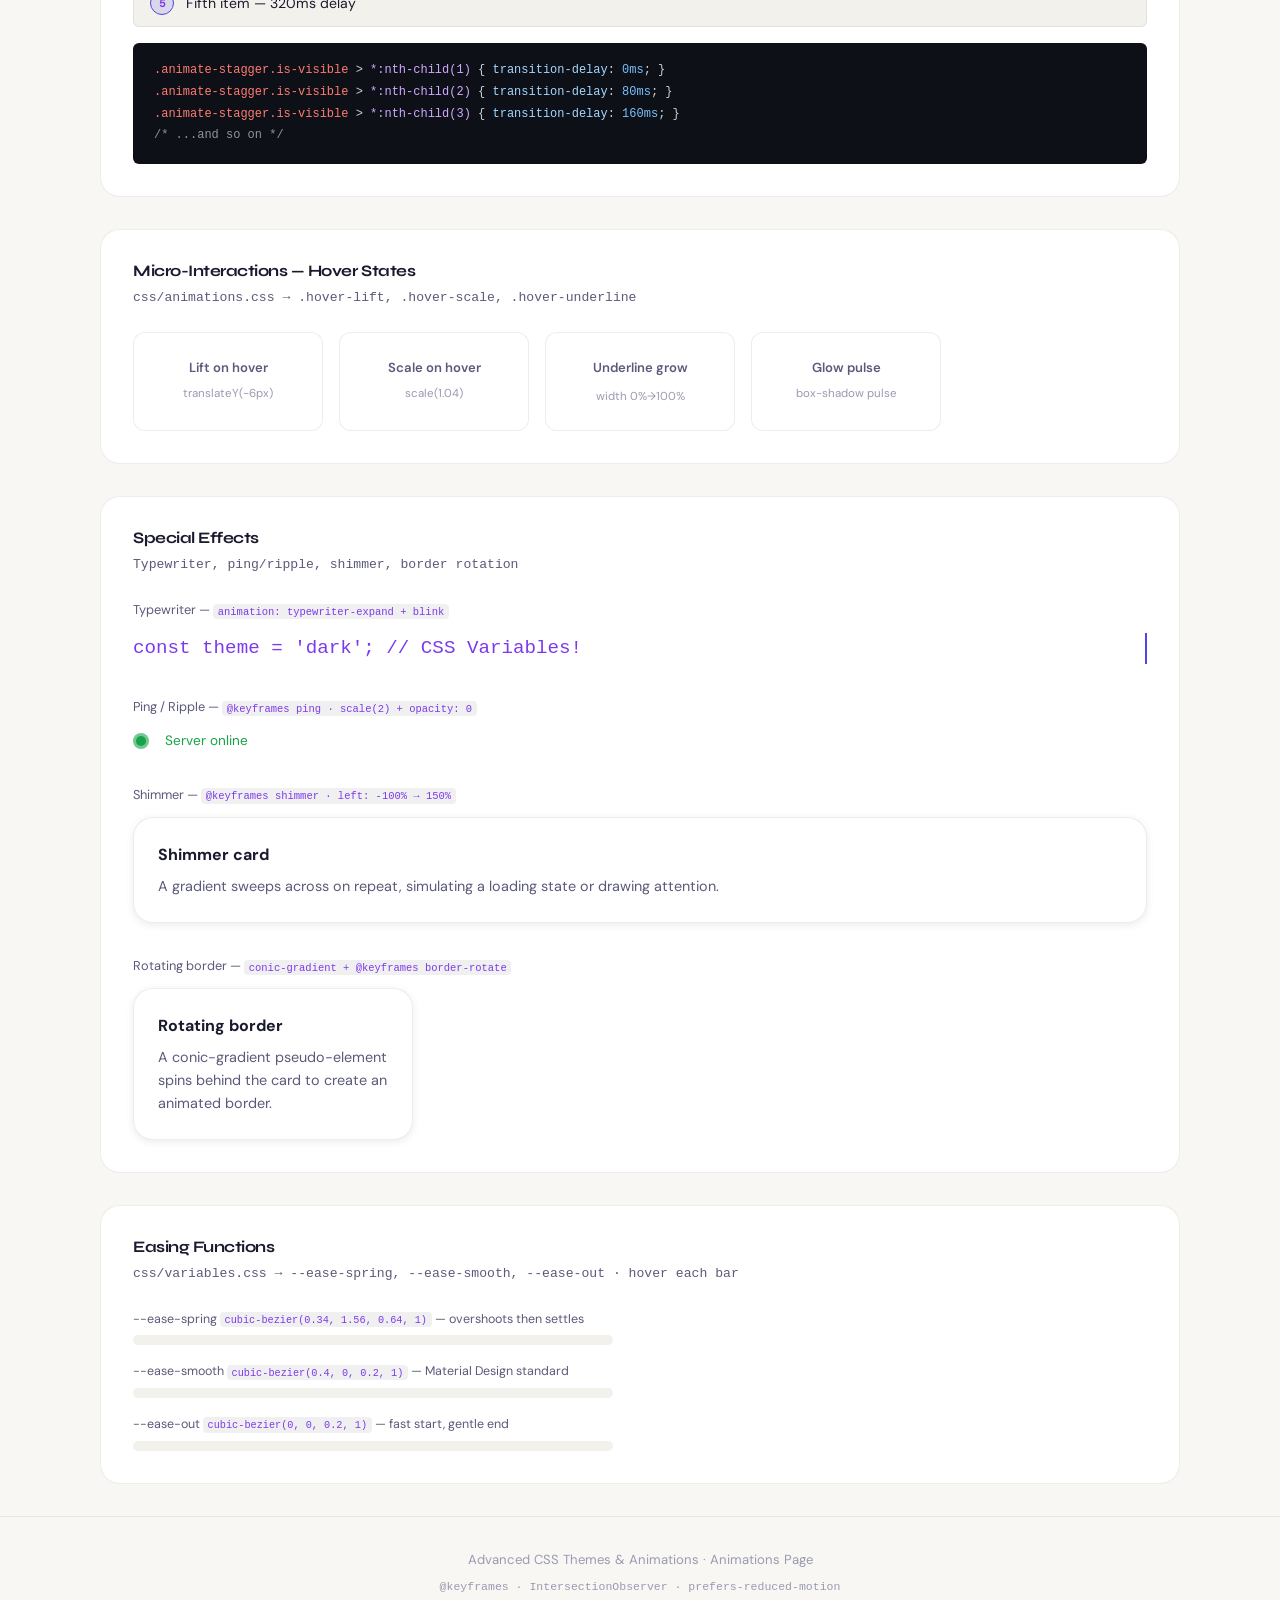
<file: pages/animations.html>
<!DOCTYPE html>
<html lang="en" data-theme="dark">
<head>
  <meta charset="UTF-8" />
  <meta name="viewport" content="width=device-width, initial-scale=1.0" />
  <title>Animations — Advanced CSS Themes</title>
  <link rel="preconnect" href="https://fonts.googleapis.com" />
  <link rel="preconnect" href="https://fonts.gstatic.com" crossorigin />
  <link href="https://fonts.googleapis.com/css2?family=Syne:wght@400;600;700;800&family=DM+Sans:ital,wght@0,300;0,400;0,500;1,300&display=swap" rel="stylesheet" />
  <link rel="stylesheet" href="../css/variables.css" />
  <link rel="stylesheet" href="../css/reset.css" />
  <link rel="stylesheet" href="../css/layout.css" />
  <link rel="stylesheet" href="../css/components.css" />
  <link rel="stylesheet" href="../css/animations.css" />
  <link rel="stylesheet" href="../css/accessibility.css" />
  <style>
    /* Page-specific animation demos */
    .demo-box {
      width: 80px; height: 80px;
      background: var(--gradient-accent);
      border-radius: var(--radius-md);
      display: flex; align-items: center; justify-content: center;
      font-size: 1.5rem;
      box-shadow: var(--shadow-glow);
      cursor: pointer;
      margin: 1.5rem auto 0;
    }

    /* Trigger animation on button click */
    .trigger-demo { text-align: center; }
    .trigger-demo .demo-box { margin: 1.5rem auto 1rem; }

    /* Typewriter effect */
    .typewriter {
      font-family: var(--font-mono);
      font-size: 1.2rem;
      color: var(--color-accent-2);
      border-right: 2px solid var(--color-accent);
      white-space: nowrap;
      overflow: hidden;
      width: 0;
      animation: typewriter-expand 2.5s steps(30) 0.5s forwards,
                 blink 0.75s step-end infinite;
    }
    @keyframes typewriter-expand {
      from { width: 0; }
      to   { width: 100%; }
    }

    /* Stagger number items */
    .stagger-list {
      display: flex;
      flex-direction: column;
      gap: 0.6rem;
      margin-top: 1rem;
    }
    .stagger-item {
      background: var(--color-surface-2);
      border: 1px solid var(--color-border);
      border-radius: var(--radius-sm);
      padding: 0.7rem 1rem;
      font-size: 0.88rem;
      display: flex;
      align-items: center;
      gap: 0.75rem;
    }
    .stagger-num {
      width: 24px; height: 24px;
      border-radius: 50%;
      background: var(--color-accent-glow);
      border: 1px solid var(--color-accent);
      display: flex; align-items: center; justify-content: center;
      font-size: 0.7rem; font-weight: 700; color: var(--color-accent-2);
      flex-shrink: 0;
    }

    /* Ping demo */
    .ping-wrap {
      position: relative;
      width: 16px; height: 16px;
      display: inline-block;
    }
    .ping-dot {
      position: absolute;
      inset: 0;
      background: var(--color-success);
      border-radius: 50%;
      animation: ping 1.5s cubic-bezier(0,0,0.2,1) infinite;
      opacity: 0.6;
    }
    .ping-core {
      position: absolute;
      inset: 3px;
      background: var(--color-success);
      border-radius: 50%;
    }

    /* Animation code display */
    .anim-code {
      background: #0d1117;
      border: 1px solid var(--color-border);
      border-radius: var(--radius-sm);
      padding: 1rem 1.25rem;
      font-family: var(--font-mono);
      font-size: 0.75rem;
      line-height: 1.8;
      color: #c9d1d9;
      overflow-x: auto;
      margin-top: 1rem;
    }
    .kw  { color: #ff7b72; }
    .fn  { color: #d2a8ff; }
    .val { color: #a5d6ff; }
    .cm  { color: #8b949e; }
    .num { color: #79c0ff; }

    /* Hover animation demos grid */
    .hover-demos {
      display: grid;
      grid-template-columns: repeat(auto-fill, minmax(180px, 1fr));
      gap: 1rem;
      margin-top: 1rem;
    }
    .hover-demo-card {
      background: var(--color-surface);
      border: 1px solid var(--color-border);
      border-radius: var(--radius-md);
      padding: 1.5rem 1rem;
      text-align: center;
      font-size: 0.82rem;
      font-weight: 600;
      color: var(--color-text-2);
      cursor: pointer;
    }
  </style>
</head>
<body>

  <a href="#main-content" class="skip-link">Skip to main content</a>

  <header class="navbar" role="banner">
    <div class="navbar-inner container">
      <a href="../index.html" class="nav-logo" aria-label="Home">
        <span class="logo-mark" aria-hidden="true"></span>
        <span class="logo-text">CSSThemes</span>
      </a>
      <nav aria-label="Main navigation">
        <ul class="nav-links" role="list">
          <li><a href="../index.html"      class="nav-link">Home</a></li>
          <li><a href="components.html"    class="nav-link">Components</a></li>
          <li><a href="animations.html"    class="nav-link active" aria-current="page">Animations</a></li>
          <li><a href="accessibility.html" class="nav-link">Accessibility</a></li>
        </ul>
      </nav>
      <div class="navbar-actions">
        <div class="theme-switcher" role="group" aria-label="Choose colour theme">
          <button class="theme-btn active" data-theme="dark"   aria-pressed="true"  title="Dark">🌙</button>
          <button class="theme-btn"        data-theme="light"  aria-pressed="false" title="Light">☀️</button>
          <button class="theme-btn"        data-theme="ocean"  aria-pressed="false" title="Ocean">🌊</button>
          <button class="theme-btn"        data-theme="forest" aria-pressed="false" title="Forest">🌿</button>
        </div>
        <button class="menu-toggle" aria-expanded="false" aria-controls="mobile-menu" aria-label="Open menu">
          <span class="hamburger" aria-hidden="true"></span>
        </button>
      </div>
    </div>
    <div id="mobile-menu" class="mobile-menu" hidden>
      <ul role="list">
        <li><a href="../index.html"      class="nav-link">Home</a></li>
        <li><a href="components.html"    class="nav-link">Components</a></li>
        <li><a href="animations.html"    class="nav-link">Animations</a></li>
        <li><a href="accessibility.html" class="nav-link">Accessibility</a></li>
      </ul>
    </div>
  </header>

  <main id="main-content">
    <div class="container">

      <div class="page-header animate-fade-up">
        <span class="eyebrow">Keyframe Animations</span>
        <h1>Motion & Transitions</h1>
        <p>Every animation on this page is defined with pure <code>@keyframes</code> CSS. No JavaScript animation libraries. All animations are disabled automatically when the user's OS has "Reduce motion" turned on.</p>
        <div class="button-row" style="margin-top:1.25rem">
          <div class="motion-status" aria-live="polite">
            <span class="motion-dot" aria-hidden="true"></span>
            <span class="motion-label">Animations active</span>
          </div>
        </div>
      </div>

      <!-- ENTRANCE ANIMATIONS -->
      <div class="demo-block animate-on-scroll">
        <h3>Entrance Animations</h3>
        <p class="demo-desc">Triggered by IntersectionObserver in js/animations.js · CSS does the actual movement</p>
        <div class="anim-full-grid animate-stagger">
          <div class="card" style="text-align:center;padding:2rem 1rem">
            <div style="font-size:2rem;margin-bottom:0.75rem">⬆️</div>
            <strong style="font-size:0.9rem">Fade Up</strong>
            <p class="card-body" style="margin-top:0.4rem">opacity 0→1 + translateY(30px→0)</p>
          </div>
          <div class="card" style="text-align:center;padding:2rem 1rem">
            <div style="font-size:2rem;margin-bottom:0.75rem">➡️</div>
            <strong style="font-size:0.9rem">Fade Left</strong>
            <p class="card-body" style="margin-top:0.4rem">opacity 0→1 + translateX(40px→0)</p>
          </div>
          <div class="card" style="text-align:center;padding:2rem 1rem">
            <div style="font-size:2rem;margin-bottom:0.75rem">🔢</div>
            <strong style="font-size:0.9rem">Stagger</strong>
            <p class="card-body" style="margin-top:0.4rem">Each child gets +80ms delay</p>
          </div>
          <div class="card" style="text-align:center;padding:2rem 1rem">
            <div style="font-size:2rem;margin-bottom:0.75rem">📐</div>
            <strong style="font-size:0.9rem">Scale Up</strong>
            <p class="card-body" style="margin-top:0.4rem">opacity 0→1 + scale(0.9→1)</p>
          </div>
        </div>
        <div class="anim-code">
<span class="cm">/* css/animations.css */</span><br>
<span class="kw">@keyframes</span> <span class="fn">fade-up</span> {<br>
&nbsp;&nbsp;<span class="kw">from</span> { <span class="val">opacity</span>: <span class="num">0</span>; <span class="val">transform</span>: <span class="fn">translateY</span>(<span class="num">30px</span>); }<br>
&nbsp;&nbsp;<span class="kw">to</span>   { <span class="val">opacity</span>: <span class="num">1</span>; <span class="val">transform</span>: <span class="fn">translateY</span>(<span class="num">0</span>); }<br>
}<br>
<span class="kw">.animate-fade-up</span> {<br>
&nbsp;&nbsp;<span class="val">animation</span>: <span class="fn">fade-up</span> <span class="num">0.6s</span> <span class="fn">var(--ease-out)</span> both;<br>
}
        </div>
      </div>

      <!-- STAGGER LIST -->
      <div class="demo-block animate-on-scroll">
        <h3>Stagger Effect</h3>
        <p class="demo-desc">Parent gets .animate-stagger · JS adds .is-visible · CSS nth-child delays each item</p>
        <div class="animate-stagger stagger-list">
          <div class="stagger-item"><span class="stagger-num">1</span> First item — no delay</div>
          <div class="stagger-item"><span class="stagger-num">2</span> Second item — 80ms delay</div>
          <div class="stagger-item"><span class="stagger-num">3</span> Third item — 160ms delay</div>
          <div class="stagger-item"><span class="stagger-num">4</span> Fourth item — 240ms delay</div>
          <div class="stagger-item"><span class="stagger-num">5</span> Fifth item — 320ms delay</div>
        </div>
        <div class="anim-code">
<span class="kw">.animate-stagger.is-visible</span> > <span class="fn">*:nth-child(1)</span> { <span class="val">transition-delay</span>: <span class="num">0ms</span>;   }<br>
<span class="kw">.animate-stagger.is-visible</span> > <span class="fn">*:nth-child(2)</span> { <span class="val">transition-delay</span>: <span class="num">80ms</span>;  }<br>
<span class="kw">.animate-stagger.is-visible</span> > <span class="fn">*:nth-child(3)</span> { <span class="val">transition-delay</span>: <span class="num">160ms</span>; }<br>
<span class="cm">/* ...and so on */</span>
        </div>
      </div>

      <!-- MICRO-INTERACTIONS -->
      <div class="demo-block animate-on-scroll">
        <h3>Micro-Interactions — Hover States</h3>
        <p class="demo-desc">css/animations.css → .hover-lift, .hover-scale, .hover-underline</p>
        <div class="hover-demos">
          <div class="hover-demo-card hover-lift">
            Lift on hover
            <p style="font-size:0.72rem;color:var(--color-text-3);margin-top:0.3rem;font-weight:400">translateY(-6px)</p>
          </div>
          <div class="hover-demo-card hover-scale">
            Scale on hover
            <p style="font-size:0.72rem;color:var(--color-text-3);margin-top:0.3rem;font-weight:400">scale(1.04)</p>
          </div>
          <div class="hover-demo-card" style="display:flex;flex-direction:column;align-items:center;gap:0.5rem">
            <span class="hover-underline" style="cursor:pointer">Underline grow</span>
            <p style="font-size:0.72rem;color:var(--color-text-3);font-weight:400">width 0%→100%</p>
          </div>
          <div class="hover-demo-card anim-card-glow">
            Glow pulse
            <p style="font-size:0.72rem;color:var(--color-text-3);margin-top:0.3rem;font-weight:400">box-shadow pulse</p>
          </div>
        </div>
      </div>

      <!-- SPECIAL EFFECTS -->
      <div class="demo-block animate-on-scroll">
        <h3>Special Effects</h3>
        <p class="demo-desc">Typewriter, ping/ripple, shimmer, border rotation</p>
        <div style="display:flex;flex-direction:column;gap:2rem;margin-top:1rem">

          <div>
            <p style="font-size:0.8rem;color:var(--color-text-2);margin-bottom:0.75rem">Typewriter — <code>animation: typewriter-expand + blink</code></p>
            <div class="typewriter">const theme = 'dark'; // CSS Variables!</div>
          </div>

          <div>
            <p style="font-size:0.8rem;color:var(--color-text-2);margin-bottom:0.75rem">Ping / Ripple — <code>@keyframes ping · scale(2) + opacity: 0</code></p>
            <div style="display:flex;align-items:center;gap:1rem">
              <div class="ping-wrap" aria-hidden="true">
                <div class="ping-dot"></div>
                <div class="ping-core"></div>
              </div>
              <span style="font-size:0.85rem;color:var(--color-success)">Server online</span>
            </div>
          </div>

          <div>
            <p style="font-size:0.8rem;color:var(--color-text-2);margin-bottom:0.75rem">Shimmer — <code>@keyframes shimmer · left: -100% → 150%</code></p>
            <div class="anim-card-shimmer card" style="padding:1.5rem">
              <strong>Shimmer card</strong>
              <p class="card-body" style="margin-top:0.4rem">A gradient sweeps across on repeat, simulating a loading state or drawing attention.</p>
            </div>
          </div>

          <div>
            <p style="font-size:0.8rem;color:var(--color-text-2);margin-bottom:0.75rem">Rotating border — <code>conic-gradient + @keyframes border-rotate</code></p>
            <div class="anim-card-border card" style="padding:1.5rem;max-width:280px">
              <strong>Rotating border</strong>
              <p class="card-body" style="margin-top:0.4rem">A conic-gradient pseudo-element spins behind the card to create an animated border.</p>
            </div>
          </div>

        </div>
      </div>

      <!-- TRANSITION TIMING -->
      <div class="demo-block animate-on-scroll">
        <h3>Easing Functions</h3>
        <p class="demo-desc">css/variables.css → --ease-spring, --ease-smooth, --ease-out · hover each bar</p>
        <div style="display:flex;flex-direction:column;gap:1rem;margin-top:1rem;max-width:480px">
          <div>
            <p style="font-size:0.78rem;color:var(--color-text-2);margin-bottom:6px">--ease-spring <code>cubic-bezier(0.34, 1.56, 0.64, 1)</code> — overshoots then settles</p>
            <div style="height:10px;background:var(--color-surface-2);border-radius:99px;overflow:hidden;cursor:pointer"
                 onmouseenter="this.firstElementChild.style.transform='scaleX(1)'"
                 onmouseleave="this.firstElementChild.style.transform='scaleX(0)'">
              <div style="height:100%;background:var(--gradient-accent);transform:scaleX(0);transform-origin:left;transition:transform 0.6s cubic-bezier(0.34,1.56,0.64,1)"></div>
            </div>
          </div>
          <div>
            <p style="font-size:0.78rem;color:var(--color-text-2);margin-bottom:6px">--ease-smooth <code>cubic-bezier(0.4, 0, 0.2, 1)</code> — Material Design standard</p>
            <div style="height:10px;background:var(--color-surface-2);border-radius:99px;overflow:hidden;cursor:pointer"
                 onmouseenter="this.firstElementChild.style.transform='scaleX(1)'"
                 onmouseleave="this.firstElementChild.style.transform='scaleX(0)'">
              <div style="height:100%;background:var(--gradient-accent);transform:scaleX(0);transform-origin:left;transition:transform 0.6s cubic-bezier(0.4,0,0.2,1)"></div>
            </div>
          </div>
          <div>
            <p style="font-size:0.78rem;color:var(--color-text-2);margin-bottom:6px">--ease-out <code>cubic-bezier(0, 0, 0.2, 1)</code> — fast start, gentle end</p>
            <div style="height:10px;background:var(--color-surface-2);border-radius:99px;overflow:hidden;cursor:pointer"
                 onmouseenter="this.firstElementChild.style.transform='scaleX(1)'"
                 onmouseleave="this.firstElementChild.style.transform='scaleX(0)'">
              <div style="height:100%;background:var(--gradient-accent);transform:scaleX(0);transform-origin:left;transition:transform 0.6s cubic-bezier(0,0,0.2,1)"></div>
            </div>
          </div>
        </div>
      </div>

    </div>
  </main>

  <footer class="footer" role="contentinfo">
    <div class="container footer-inner">
      <p>Advanced CSS Themes &amp; Animations · Animations Page</p>
      <p class="footer-meta">@keyframes · IntersectionObserver · prefers-reduced-motion</p>
    </div>
  </footer>

  <script src="../js/theme.js"></script>
  <script src="../js/animations.js"></script>
  <script src="../js/nav.js"></script>
</body>
</html>
</file>
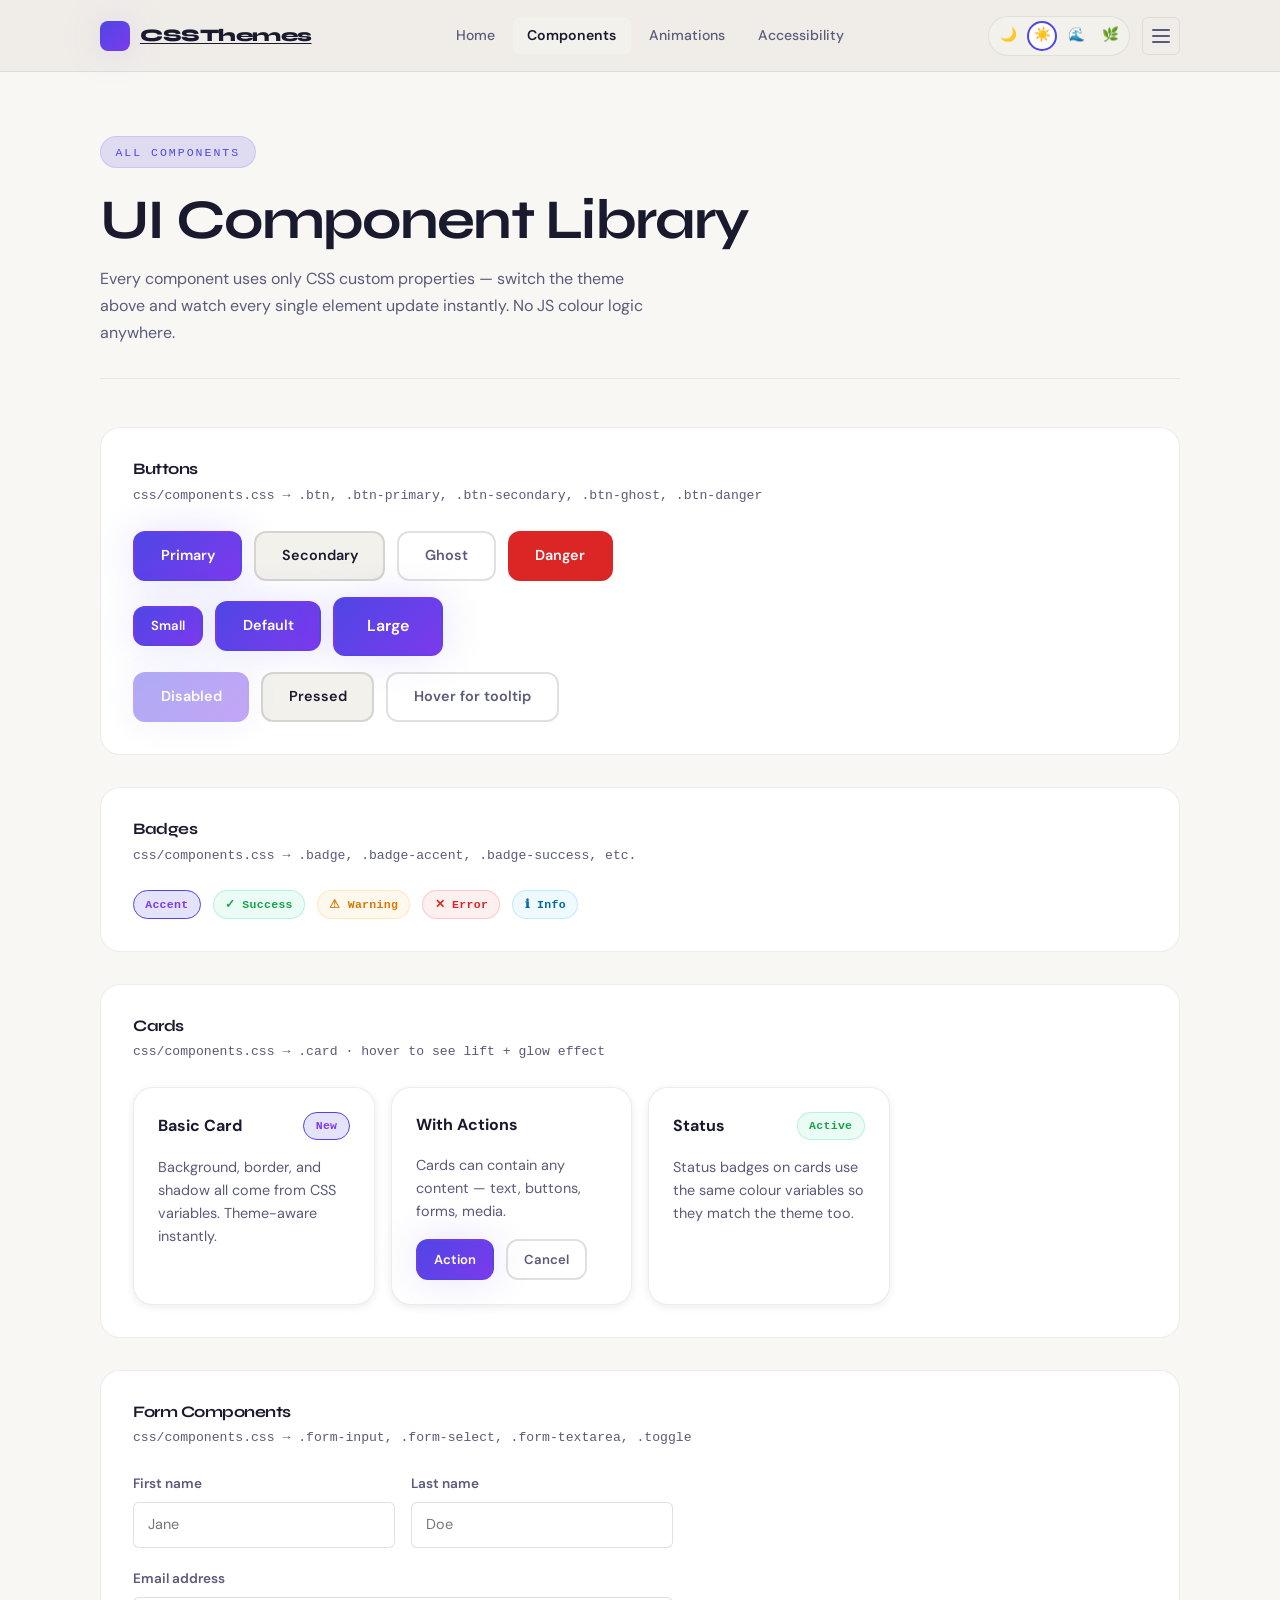
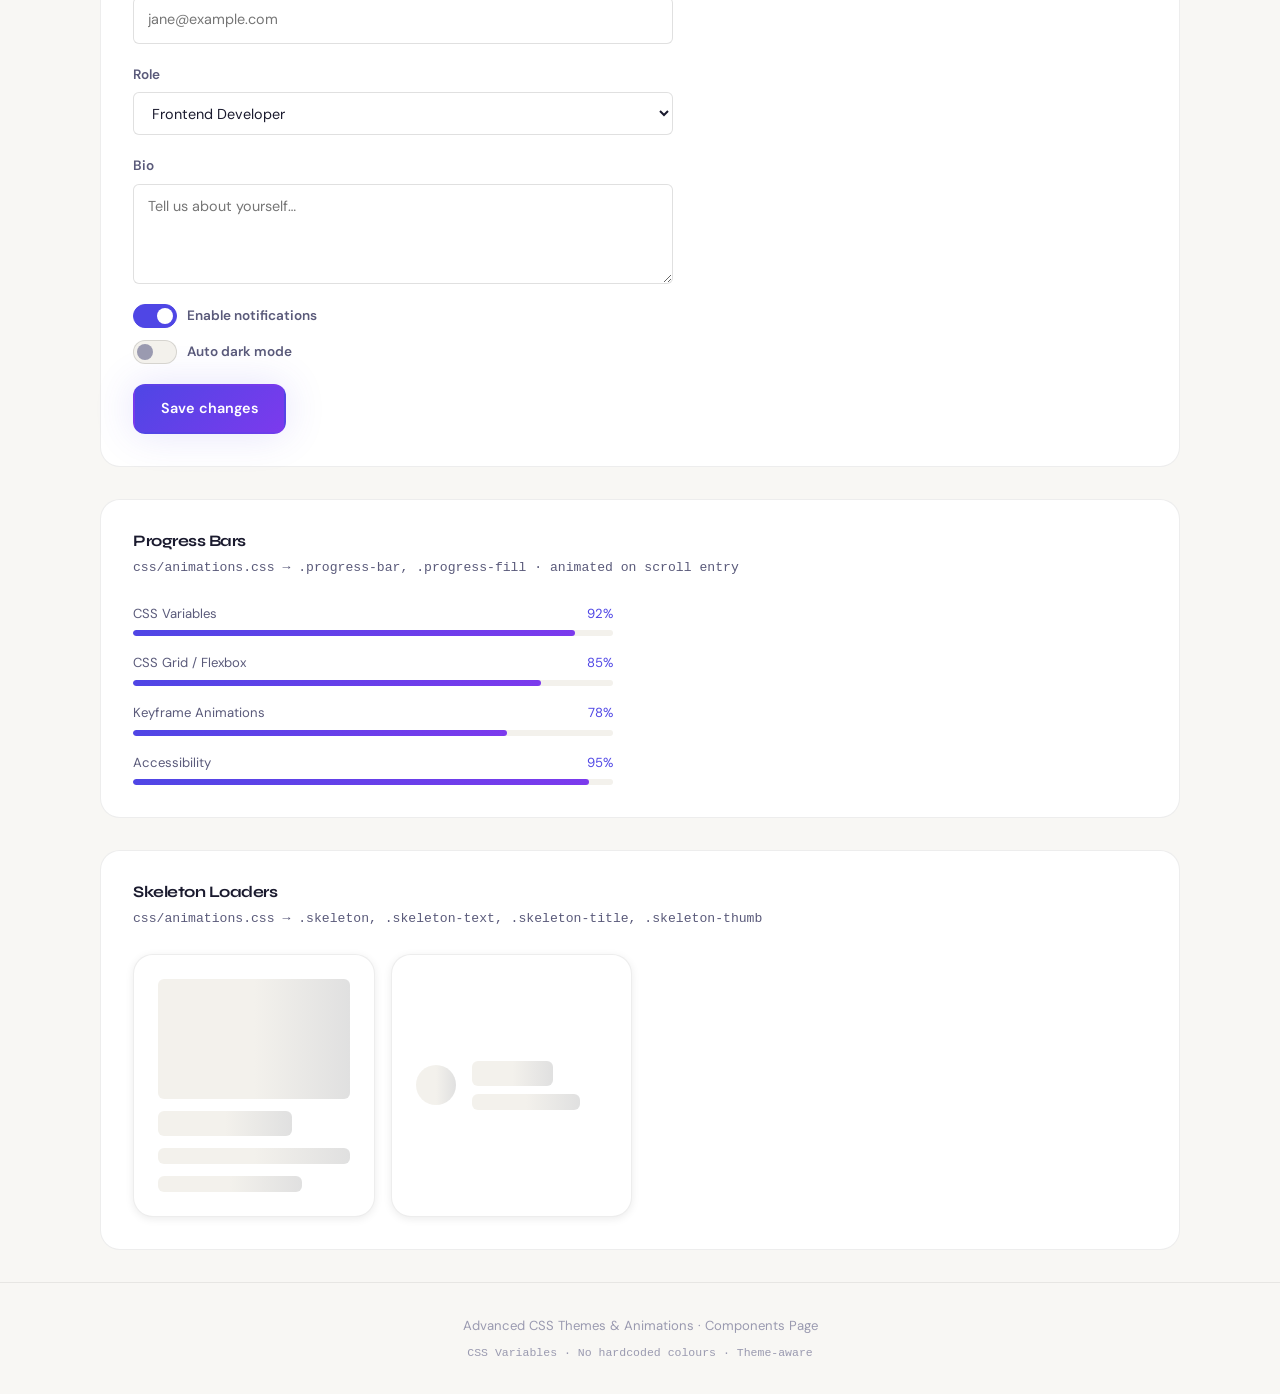
<file: pages/components.html>
<!DOCTYPE html>
<html lang="en" data-theme="dark">
<head>
  <meta charset="UTF-8" />
  <meta name="viewport" content="width=device-width, initial-scale=1.0" />
  <title>Components — Advanced CSS Themes</title>
  <link rel="preconnect" href="https://fonts.googleapis.com" />
  <link rel="preconnect" href="https://fonts.gstatic.com" crossorigin />
  <link href="https://fonts.googleapis.com/css2?family=Syne:wght@400;600;700;800&family=DM+Sans:ital,wght@0,300;0,400;0,500;1,300&display=swap" rel="stylesheet" />
  <link rel="stylesheet" href="../css/variables.css" />
  <link rel="stylesheet" href="../css/reset.css" />
  <link rel="stylesheet" href="../css/layout.css" />
  <link rel="stylesheet" href="../css/components.css" />
  <link rel="stylesheet" href="../css/animations.css" />
  <link rel="stylesheet" href="../css/accessibility.css" />
</head>
<body>

  <a href="#main-content" class="skip-link">Skip to main content</a>

  <header class="navbar" role="banner">
    <div class="navbar-inner container">
      <a href="../index.html" class="nav-logo" aria-label="Home">
        <span class="logo-mark" aria-hidden="true"></span>
        <span class="logo-text">CSSThemes</span>
      </a>
      <nav aria-label="Main navigation">
        <ul class="nav-links" role="list">
          <li><a href="../index.html"           class="nav-link">Home</a></li>
          <li><a href="components.html"         class="nav-link active" aria-current="page">Components</a></li>
          <li><a href="animations.html"         class="nav-link">Animations</a></li>
          <li><a href="accessibility.html"      class="nav-link">Accessibility</a></li>
        </ul>
      </nav>
      <div class="navbar-actions">
        <div class="theme-switcher" role="group" aria-label="Choose colour theme">
          <button class="theme-btn active" data-theme="dark"   aria-pressed="true"  title="Dark theme">🌙</button>
          <button class="theme-btn"        data-theme="light"  aria-pressed="false" title="Light theme">☀️</button>
          <button class="theme-btn"        data-theme="ocean"  aria-pressed="false" title="Ocean theme">🌊</button>
          <button class="theme-btn"        data-theme="forest" aria-pressed="false" title="Forest theme">🌿</button>
        </div>
        <button class="menu-toggle" aria-expanded="false" aria-controls="mobile-menu" aria-label="Open menu">
          <span class="hamburger" aria-hidden="true"></span>
        </button>
      </div>
    </div>
    <div id="mobile-menu" class="mobile-menu" hidden>
      <ul role="list">
        <li><a href="../index.html"      class="nav-link">Home</a></li>
        <li><a href="components.html"    class="nav-link">Components</a></li>
        <li><a href="animations.html"    class="nav-link">Animations</a></li>
        <li><a href="accessibility.html" class="nav-link">Accessibility</a></li>
      </ul>
    </div>
  </header>

  <main id="main-content">
    <div class="container">

      <div class="page-header animate-fade-up">
        <span class="eyebrow">All Components</span>
        <h1>UI Component Library</h1>
        <p>Every component uses only CSS custom properties — switch the theme above and watch every single element update instantly. No JS colour logic anywhere.</p>
      </div>

      <!-- BUTTONS -->
      <div class="demo-block animate-on-scroll">
        <h3>Buttons</h3>
        <p class="demo-desc">css/components.css → .btn, .btn-primary, .btn-secondary, .btn-ghost, .btn-danger</p>
        <div class="button-row">
          <button class="btn btn-primary">Primary</button>
          <button class="btn btn-secondary">Secondary</button>
          <button class="btn btn-ghost">Ghost</button>
          <button class="btn btn-danger">Danger</button>
        </div>
        <div class="button-row" style="margin-top:1rem">
          <button class="btn btn-primary btn-sm">Small</button>
          <button class="btn btn-primary">Default</button>
          <button class="btn btn-primary btn-lg">Large</button>
        </div>
        <div class="button-row" style="margin-top:1rem">
          <button class="btn btn-primary" disabled style="opacity:0.45;cursor:not-allowed">Disabled</button>
          <button class="btn btn-secondary" aria-pressed="true">Pressed</button>
          <div class="tooltip-wrap">
            <button class="btn btn-ghost">Hover for tooltip</button>
            <div class="tooltip" role="tooltip">This is a tooltip — CSS only!</div>
          </div>
        </div>
      </div>

      <!-- BADGES -->
      <div class="demo-block animate-on-scroll">
        <h3>Badges</h3>
        <p class="demo-desc">css/components.css → .badge, .badge-accent, .badge-success, etc.</p>
        <div class="button-row">
          <span class="badge badge-accent">Accent</span>
          <span class="badge badge-success">✓ Success</span>
          <span class="badge badge-warning">⚠ Warning</span>
          <span class="badge badge-error">✕ Error</span>
          <span class="badge badge-info">ℹ Info</span>
        </div>
      </div>

      <!-- CARDS -->
      <div class="demo-block animate-on-scroll">
        <h3>Cards</h3>
        <p class="demo-desc">css/components.css → .card · hover to see lift + glow effect</p>
        <div class="cards-demo">
          <div class="card">
            <div class="card-header">
              <span class="card-title">Basic Card</span>
              <span class="badge badge-accent">New</span>
            </div>
            <p class="card-body">Background, border, and shadow all come from CSS variables. Theme-aware instantly.</p>
          </div>
          <div class="card">
            <div class="card-header">
              <span class="card-title">With Actions</span>
            </div>
            <p class="card-body">Cards can contain any content — text, buttons, forms, media.</p>
            <div class="button-row" style="margin-top:1rem">
              <button class="btn btn-primary btn-sm">Action</button>
              <button class="btn btn-ghost btn-sm">Cancel</button>
            </div>
          </div>
          <div class="card">
            <div class="card-header">
              <span class="card-title">Status</span>
              <span class="badge badge-success">Active</span>
            </div>
            <p class="card-body">Status badges on cards use the same colour variables so they match the theme too.</p>
          </div>
        </div>
      </div>

      <!-- FORM INPUTS -->
      <div class="demo-block animate-on-scroll">
        <h3>Form Components</h3>
        <p class="demo-desc">css/components.css → .form-input, .form-select, .form-textarea, .toggle</p>
        <div style="max-width:540px;display:flex;flex-direction:column;gap:1.25rem">
          <div class="form-row">
            <div class="form-group">
              <label class="form-label" for="fname">First name</label>
              <input class="form-input" id="fname" type="text" placeholder="Jane" />
            </div>
            <div class="form-group">
              <label class="form-label" for="lname">Last name</label>
              <input class="form-input" id="lname" type="text" placeholder="Doe" />
            </div>
          </div>
          <div class="form-group">
            <label class="form-label" for="email">Email address</label>
            <input class="form-input" id="email" type="email" placeholder="jane@example.com" />
          </div>
          <div class="form-group">
            <label class="form-label" for="role">Role</label>
            <select class="form-select" id="role">
              <option>Frontend Developer</option>
              <option>UI Designer</option>
              <option>Full Stack Engineer</option>
            </select>
          </div>
          <div class="form-group">
            <label class="form-label" for="bio">Bio</label>
            <textarea class="form-textarea" id="bio" placeholder="Tell us about yourself…"></textarea>
          </div>
          <div style="display:flex;flex-direction:column;gap:0.75rem">
            <label class="toggle-wrap">
              <span class="toggle">
                <input type="checkbox" checked aria-label="Enable notifications" />
                <span class="toggle-track" aria-hidden="true"></span>
              </span>
              <span class="form-label" style="margin:0">Enable notifications</span>
            </label>
            <label class="toggle-wrap">
              <span class="toggle">
                <input type="checkbox" aria-label="Dark mode" />
                <span class="toggle-track" aria-hidden="true"></span>
              </span>
              <span class="form-label" style="margin:0">Auto dark mode</span>
            </label>
          </div>
          <button class="btn btn-primary" style="align-self:flex-start">Save changes</button>
        </div>
      </div>

      <!-- PROGRESS BARS -->
      <div class="demo-block animate-on-scroll">
        <h3>Progress Bars</h3>
        <p class="demo-desc">css/animations.css → .progress-bar, .progress-fill · animated on scroll entry</p>
        <div style="display:flex;flex-direction:column;gap:1rem;max-width:480px">
          <div>
            <div style="display:flex;justify-content:space-between;margin-bottom:6px">
              <span style="font-size:0.82rem;color:var(--color-text-2)">CSS Variables</span>
              <span style="font-size:0.82rem;color:var(--color-accent)">92%</span>
            </div>
            <div class="progress-bar">
              <div class="progress-fill" style="--target-width:92%"></div>
            </div>
          </div>
          <div>
            <div style="display:flex;justify-content:space-between;margin-bottom:6px">
              <span style="font-size:0.82rem;color:var(--color-text-2)">CSS Grid / Flexbox</span>
              <span style="font-size:0.82rem;color:var(--color-accent)">85%</span>
            </div>
            <div class="progress-bar">
              <div class="progress-fill" style="--target-width:85%"></div>
            </div>
          </div>
          <div>
            <div style="display:flex;justify-content:space-between;margin-bottom:6px">
              <span style="font-size:0.82rem;color:var(--color-text-2)">Keyframe Animations</span>
              <span style="font-size:0.82rem;color:var(--color-accent)">78%</span>
            </div>
            <div class="progress-bar">
              <div class="progress-fill" style="--target-width:78%"></div>
            </div>
          </div>
          <div>
            <div style="display:flex;justify-content:space-between;margin-bottom:6px">
              <span style="font-size:0.82rem;color:var(--color-text-2)">Accessibility</span>
              <span style="font-size:0.82rem;color:var(--color-accent)">95%</span>
            </div>
            <div class="progress-bar">
              <div class="progress-fill" style="--target-width:95%"></div>
            </div>
          </div>
        </div>
      </div>

      <!-- SKELETON LOADERS -->
      <div class="demo-block animate-on-scroll">
        <h3>Skeleton Loaders</h3>
        <p class="demo-desc">css/animations.css → .skeleton, .skeleton-text, .skeleton-title, .skeleton-thumb</p>
        <div class="cards-demo">
          <div class="card" style="display:flex;flex-direction:column;gap:0.75rem">
            <div class="skeleton skeleton-thumb"></div>
            <div class="skeleton skeleton-title"></div>
            <div class="skeleton skeleton-text"></div>
            <div class="skeleton skeleton-text" style="width:75%"></div>
          </div>
          <div class="card" style="display:flex;align-items:center;gap:1rem">
            <div class="skeleton skeleton-avatar" style="flex-shrink:0"></div>
            <div style="flex:1;display:flex;flex-direction:column;gap:0.5rem">
              <div class="skeleton skeleton-title" style="width:60%"></div>
              <div class="skeleton skeleton-text" style="width:80%"></div>
            </div>
          </div>
        </div>
      </div>

    </div>
  </main>

  <footer class="footer" role="contentinfo">
    <div class="container footer-inner">
      <p>Advanced CSS Themes &amp; Animations · Components Page</p>
      <p class="footer-meta">CSS Variables · No hardcoded colours · Theme-aware</p>
    </div>
  </footer>

  <script src="../js/theme.js"></script>
  <script src="../js/animations.js"></script>
  <script src="../js/nav.js"></script>
</body>
</html>
</file>
<file: css/variables.css>
/* ============================================================
   css/variables.css
   THE THEMING ENGINE — All four themes live here.

   HOW IT WORKS:
   1. The <html> element gets data-theme="dark" (or light/ocean/forest)
   2. CSS selects the matching block below and loads those variables
   3. Every other CSS file uses var(--color-bg) etc. — never hardcoded colours
   4. Switching themes = changing one HTML attribute. Everything updates.
============================================================ */

/* ---- DARK THEME (default) ---- */
[data-theme="dark"] {
  --color-bg:         #0b0d17;
  --color-bg-2:       #10121f;
  --color-surface:    #161929;
  --color-surface-2:  #1e2236;
  --color-border:     rgba(255,255,255,0.07);
  --color-border-2:   rgba(255,255,255,0.12);

  --color-accent:     #6d6afe;
  --color-accent-2:   #8b8bff;
  --color-accent-glow:rgba(109,106,254,0.25);

  --color-text:       #eef0f8;
  --color-text-2:     #9097b8;
  --color-text-3:     #5a6282;

  --color-success:    #3ddfa0;
  --color-warning:    #ffbe55;
  --color-error:      #ff6b6b;
  --color-info:       #5bc8ff;

  --shadow-sm:        0 2px 8px  rgba(0,0,0,0.4);
  --shadow-md:        0 4px 24px rgba(0,0,0,0.5);
  --shadow-lg:        0 8px 48px rgba(0,0,0,0.6);
  --shadow-glow:      0 0 40px   rgba(109,106,254,0.2);

  --gradient-hero:    radial-gradient(ellipse 80% 60% at 60% -10%, rgba(109,106,254,0.18) 0%, transparent 70%);
  --gradient-accent:  linear-gradient(135deg, #6d6afe 0%, #a78bfa 100%);
  --gradient-text:    linear-gradient(135deg, #6d6afe, #a78bfa, #5bc8ff);
}

/* ---- LIGHT THEME ---- */
[data-theme="light"] {
  --color-bg:         #f8f7f4;
  --color-bg-2:       #f0ede8;
  --color-surface:    #ffffff;
  --color-surface-2:  #f3f1ec;
  --color-border:     rgba(0,0,0,0.07);
  --color-border-2:   rgba(0,0,0,0.12);

  --color-accent:     #4f46e5;
  --color-accent-2:   #7c3aed;
  --color-accent-glow:rgba(79,70,229,0.15);

  --color-text:       #1a1a2e;
  --color-text-2:     #5a5a7a;
  --color-text-3:     #9a9ab0;

  --color-success:    #16a34a;
  --color-warning:    #d97706;
  --color-error:      #dc2626;
  --color-info:       #0369a1;

  --shadow-sm:        0 2px 8px  rgba(0,0,0,0.08);
  --shadow-md:        0 4px 24px rgba(0,0,0,0.1);
  --shadow-lg:        0 8px 48px rgba(0,0,0,0.14);
  --shadow-glow:      0 0 40px   rgba(79,70,229,0.15);

  --gradient-hero:    radial-gradient(ellipse 80% 60% at 60% -10%, rgba(79,70,229,0.08) 0%, transparent 70%);
  --gradient-accent:  linear-gradient(135deg, #4f46e5 0%, #7c3aed 100%);
  --gradient-text:    linear-gradient(135deg, #4f46e5, #7c3aed);
}

/* ---- OCEAN THEME ---- */
[data-theme="ocean"] {
  --color-bg:         #05131f;
  --color-bg-2:       #071926;
  --color-surface:    #0a2030;
  --color-surface-2:  #0e2a3d;
  --color-border:     rgba(34,211,238,0.08);
  --color-border-2:   rgba(34,211,238,0.15);

  --color-accent:     #06b6d4;
  --color-accent-2:   #22d3ee;
  --color-accent-glow:rgba(6,182,212,0.25);

  --color-text:       #e0f4f8;
  --color-text-2:     #7ab8ca;
  --color-text-3:     #3a7080;

  --color-success:    #10b981;
  --color-warning:    #f59e0b;
  --color-error:      #f87171;
  --color-info:       #38bdf8;

  --shadow-sm:        0 2px 8px  rgba(0,0,0,0.5);
  --shadow-md:        0 4px 24px rgba(0,0,0,0.6);
  --shadow-lg:        0 8px 48px rgba(0,0,0,0.7);
  --shadow-glow:      0 0 40px   rgba(6,182,212,0.2);

  --gradient-hero:    radial-gradient(ellipse 80% 60% at 60% -10%, rgba(6,182,212,0.2) 0%, transparent 70%);
  --gradient-accent:  linear-gradient(135deg, #06b6d4 0%, #38bdf8 100%);
  --gradient-text:    linear-gradient(135deg, #06b6d4, #38bdf8, #7dd3fc);
}

/* ---- FOREST THEME ---- */
[data-theme="forest"] {
  --color-bg:         #070f08;
  --color-bg-2:       #0c1a0e;
  --color-surface:    #112114;
  --color-surface-2:  #172c1a;
  --color-border:     rgba(52,211,153,0.08);
  --color-border-2:   rgba(52,211,153,0.15);

  --color-accent:     #22c55e;
  --color-accent-2:   #4ade80;
  --color-accent-glow:rgba(34,197,94,0.2);

  --color-text:       #e8f5e9;
  --color-text-2:     #7aab80;
  --color-text-3:     #3a6040;

  --color-success:    #4ade80;
  --color-warning:    #fbbf24;
  --color-error:      #f87171;
  --color-info:       #34d399;

  --shadow-sm:        0 2px 8px  rgba(0,0,0,0.5);
  --shadow-md:        0 4px 24px rgba(0,0,0,0.6);
  --shadow-lg:        0 8px 48px rgba(0,0,0,0.7);
  --shadow-glow:      0 0 40px   rgba(34,197,94,0.18);

  --gradient-hero:    radial-gradient(ellipse 80% 60% at 60% -10%, rgba(34,197,94,0.15) 0%, transparent 70%);
  --gradient-accent:  linear-gradient(135deg, #22c55e 0%, #4ade80 100%);
  --gradient-text:    linear-gradient(135deg, #22c55e, #4ade80, #a7f3d0);
}

/* ---- GLOBAL NON-COLOUR TOKENS (shared across all themes) ---- */
:root {
  --font-display: 'Syne', sans-serif;
  --font-body:    'DM Sans', sans-serif;
  --font-mono:    'JetBrains Mono', 'Courier New', monospace;

  --radius-sm:  6px;
  --radius-md:  12px;
  --radius-lg:  20px;
  --radius-xl:  32px;
  --radius-full: 9999px;

  --nav-height: 72px;
  --container:  1160px;

  --ease-spring: cubic-bezier(0.34, 1.56, 0.64, 1);
  --ease-smooth: cubic-bezier(0.4, 0, 0.2, 1);
  --ease-out:    cubic-bezier(0, 0, 0.2, 1);

  --transition-fast:   0.15s var(--ease-smooth);
  --transition-base:   0.25s var(--ease-smooth);
  --transition-slow:   0.4s  var(--ease-smooth);
  --transition-spring: 0.5s  var(--ease-spring);
}
</file>
<file: css/layout.css>
/* ============================================================
   css/layout.css
   Page-level layout using CSS Grid and Flexbox.
   Mobile-first — base styles are for small screens,
   then we add complexity at wider breakpoints.
============================================================ */

/* ---- Container ---- */
.container {
  width: 100%;
  max-width: var(--container);
  margin-inline: auto;           /* shorthand for margin-left + margin-right */
  padding-inline: 1.25rem;
}
@media (min-width: 768px)  { .container { padding-inline: 2rem; } }
@media (min-width: 1024px) { .container { padding-inline: 2.5rem; } }

/* ---- NAVBAR ---- */
.navbar {
  position: sticky;
  top: 0;
  z-index: 100;
  background: rgba(var(--color-bg-rgb, 11,13,23), 0.85);
  background-color: var(--color-bg-2);
  backdrop-filter: blur(16px);
  -webkit-backdrop-filter: blur(16px);
  border-bottom: 1px solid var(--color-border);
  height: var(--nav-height);
}
.navbar-inner {
  height: 100%;
  display: flex;
  align-items: center;
  justify-content: space-between;
  gap: 1.5rem;
}
.nav-links {
  display: none;
  list-style: none;
  gap: 0.25rem;
}
@media (min-width: 768px) {
  .nav-links { display: flex; }
}
.navbar-actions {
  display: flex;
  align-items: center;
  gap: 0.75rem;
}

/* ---- MOBILE MENU ---- */
.mobile-menu {
  background: var(--color-surface);
  border-bottom: 1px solid var(--color-border);
  padding: 1rem;
}
.mobile-menu ul {
  list-style: none;
  display: flex;
  flex-direction: column;
  gap: 0.25rem;
}
@media (min-width: 768px) {
  .mobile-menu { display: none !important; }
  .menu-toggle { display: none; }
}

/* ---- HERO — CSS Grid for two-column layout ---- */
.hero {
  min-height: calc(100vh - var(--nav-height));
  display: grid;
  place-items: center;
  position: relative;
  overflow: hidden;
  padding-block: 4rem;
}
.hero::before {
  /* Background gradient effect */
  content: '';
  position: absolute;
  inset: 0;
  background: var(--gradient-hero);
  pointer-events: none;
  z-index: 0;
}
.hero-inner {
  position: relative;
  z-index: 1;
  display: grid;
  grid-template-columns: 1fr;
  gap: 3rem;
  align-items: center;
}
@media (min-width: 900px) {
  .hero-inner {
    grid-template-columns: 1fr 1fr;
    gap: 4rem;
  }
}

/* ---- SECTION LAYOUT ---- */
.section {
  padding-block: 5rem;
}
.section-alt {
  background: var(--color-bg-2);
}
.section-header {
  text-align: center;
  max-width: 660px;
  margin-inline: auto;
  margin-bottom: 3.5rem;
}

/* ---- FEATURES GRID — auto-fill CSS Grid ---- */
.features-grid {
  display: grid;
  /* auto-fill: creates as many columns as fit, min 260px */
  grid-template-columns: repeat(auto-fill, minmax(260px, 1fr));
  gap: 1.25rem;
}

/* ---- THEME DEMO GRID ---- */
.theme-demo-grid {
  display: grid;
  grid-template-columns: repeat(2, 1fr);
  gap: 1.25rem;
}
@media (min-width: 768px) {
  .theme-demo-grid {
    grid-template-columns: repeat(4, 1fr);
  }
}

/* ---- ANIMATION PREVIEW GRID ---- */
.anim-preview-grid {
  display: grid;
  grid-template-columns: repeat(auto-fill, minmax(220px, 1fr));
  gap: 1.25rem;
}

/* ---- FOOTER ---- */
.footer {
  border-top: 1px solid var(--color-border);
  padding-block: 2rem;
  text-align: center;
}
.footer-inner {
  display: flex;
  flex-direction: column;
  align-items: center;
  gap: 0.4rem;
}

/* ---- COMPONENTS PAGE GRID ---- */
.comp-grid {
  display: grid;
  grid-template-columns: 1fr;
  gap: 2.5rem;
}
@media (min-width: 768px) {
  .comp-grid {
    grid-template-columns: repeat(2, 1fr);
  }
}

/* ---- CARDS DEMO GRID ---- */
.cards-demo {
  display: grid;
  grid-template-columns: repeat(auto-fill, minmax(200px, 1fr));
  gap: 1rem;
}

/* ---- BUTTON ROW — Flexbox ---- */
.button-row {
  display: flex;
  flex-wrap: wrap;
  gap: 0.75rem;
  align-items: center;
}

/* ---- FORM LAYOUT ---- */
.form-group {
  display: flex;
  flex-direction: column;
  gap: 0.4rem;
}
.form-row {
  display: grid;
  grid-template-columns: 1fr;
  gap: 1rem;
}
@media (min-width: 600px) {
  .form-row { grid-template-columns: repeat(2, 1fr); }
}

/* ---- ACCESSIBILITY PAGE ---- */
.a11y-grid {
  display: grid;
  grid-template-columns: 1fr;
  gap: 2rem;
}
@media (min-width: 768px) {
  .a11y-grid { grid-template-columns: repeat(2, 1fr); }
}

/* ---- ANIMATIONS PAGE ---- */
.anim-full-grid {
  display: grid;
  grid-template-columns: repeat(auto-fill, minmax(240px, 1fr));
  gap: 1.5rem;
  margin-top: 2rem;
}
</file>
<file: css/components.css>
/* ============================================================
   css/components.css
   All reusable UI components.
   Notice: NO hardcoded colours anywhere — only var(--color-*)
   This is what makes the theme system work.
============================================================ */

/* ============================================
   NAVBAR COMPONENTS
============================================ */
.nav-logo {
  display: flex;
  align-items: center;
  gap: 10px;
  font-family: var(--font-display);
  font-weight: 800;
  font-size: 1.1rem;
  color: var(--color-text);
  letter-spacing: -0.5px;
  flex-shrink: 0;
}
.logo-mark {
  width: 30px; height: 30px;
  border-radius: 8px;
  background: var(--gradient-accent);
  box-shadow: var(--shadow-glow);
}
.nav-link {
  display: inline-block;
  padding: 0.45rem 0.9rem;
  border-radius: var(--radius-sm);
  font-size: 0.88rem;
  font-weight: 500;
  color: var(--color-text-2);
  transition: color var(--transition-fast), background var(--transition-fast);
}
.nav-link:hover {
  color: var(--color-text);
  background: var(--color-surface-2);
}
.nav-link.active {
  color: var(--color-text);
  background: var(--color-surface-2);
  font-weight: 600;
}

/* Theme switcher buttons */
.theme-switcher {
  display: flex;
  gap: 4px;
  background: var(--color-surface-2);
  border: 1px solid var(--color-border);
  border-radius: var(--radius-full);
  padding: 4px;
}
.theme-btn {
  width: 30px; height: 30px;
  border-radius: var(--radius-full);
  font-size: 0.85rem;
  display: flex; align-items: center; justify-content: center;
  transition: background var(--transition-fast), transform var(--transition-fast);
  border: 2px solid transparent;
}
.theme-btn:hover    { background: var(--color-border-2); transform: scale(1.15); }
.theme-btn.active   { background: var(--color-surface); border-color: var(--color-accent); }

/* Hamburger */
.menu-toggle {
  width: 38px; height: 38px;
  display: flex; align-items: center; justify-content: center;
  border-radius: var(--radius-sm);
  border: 1px solid var(--color-border);
  color: var(--color-text-2);
}
.hamburger {
  position: relative;
  width: 18px; height: 2px;
  background: currentColor;
  border-radius: 2px;
  transition: all var(--transition-base);
}
.hamburger::before,
.hamburger::after {
  content: '';
  position: absolute;
  left: 0;
  width: 100%; height: 2px;
  background: currentColor;
  border-radius: 2px;
  transition: all var(--transition-base);
}
.hamburger::before { top: -6px; }
.hamburger::after  { top:  6px; }

.menu-toggle[aria-expanded="true"] .hamburger        { background: transparent; }
.menu-toggle[aria-expanded="true"] .hamburger::before { transform: translateY(6px) rotate(45deg); }
.menu-toggle[aria-expanded="true"] .hamburger::after  { transform: translateY(-6px) rotate(-45deg); }

/* ============================================
   HERO COMPONENTS
============================================ */
.eyebrow {
  display: inline-block;
  font-family: var(--font-mono);
  font-size: 0.72rem;
  letter-spacing: 2px;
  text-transform: uppercase;
  color: var(--color-accent);
  background: var(--color-accent-glow);
  border: 1px solid rgba(var(--accent-rgb, 109,106,254), 0.2);
  padding: 0.35rem 0.9rem;
  border-radius: var(--radius-full);
  margin-bottom: 1.25rem;
}
.hero-title {
  font-size: clamp(2.8rem, 6vw, 5rem);
  font-weight: 800;
  line-height: 1.0;
  margin-bottom: 1.5rem;
}
.text-gradient {
  background: var(--gradient-text);
  -webkit-background-clip: text;
  -webkit-text-fill-color: transparent;
  background-clip: text;
}
.hero-sub {
  font-size: 1.05rem;
  color: var(--color-text-2);
  max-width: 500px;
  line-height: 1.7;
  margin-bottom: 2rem;
}
.hero-cta {
  display: flex;
  flex-wrap: wrap;
  gap: 0.75rem;
}

/* Floating orbs */
.theme-orbs {
  position: absolute;
  inset: 0;
  pointer-events: none;
  overflow: hidden;
  border-radius: var(--radius-xl);
}
.orb {
  position: absolute;
  border-radius: 50%;
  filter: blur(60px);
  opacity: 0.4;
}
.orb-1 {
  width: 300px; height: 300px;
  background: var(--color-accent);
  top: -50px; right: -50px;
  animation: orb-drift 8s ease-in-out infinite;
}
.orb-2 {
  width: 200px; height: 200px;
  background: var(--color-info, #5bc8ff);
  bottom: 20px; left: 20px;
  animation: orb-drift 10s ease-in-out infinite reverse;
}
.orb-3 {
  width: 150px; height: 150px;
  background: var(--color-success);
  top: 50%; left: 40%;
  animation: orb-drift 6s ease-in-out infinite 2s;
}
.hero-visual {
  position: relative;
  height: 380px;
  border-radius: var(--radius-xl);
  background: var(--color-surface);
  border: 1px solid var(--color-border-2);
  overflow: hidden;
  box-shadow: var(--shadow-lg);
}

/* Floating info cards on hero visual */
.floating-cards {
  position: absolute;
  inset: 0;
  display: flex;
  flex-direction: column;
  align-items: center;
  justify-content: center;
  gap: 1rem;
  z-index: 1;
}
.float-card {
  display: flex;
  align-items: center;
  gap: 10px;
  background: var(--color-surface-2);
  border: 1px solid var(--color-border-2);
  border-radius: var(--radius-md);
  padding: 0.7rem 1.4rem;
  font-size: 0.9rem;
  font-weight: 600;
  color: var(--color-text);
  box-shadow: var(--shadow-md);
  backdrop-filter: blur(8px);
}
.float-card-1 { animation: float-1 4s ease-in-out infinite; }
.float-card-2 { animation: float-2 4s ease-in-out infinite 0.8s; }
.float-card-3 { animation: float-3 4s ease-in-out infinite 1.6s; }
.float-icon   { font-size: 1.2rem; }

/* ============================================
   SECTION COMPONENTS
============================================ */
.section-label {
  display: block;
  font-family: var(--font-mono);
  font-size: 0.7rem;
  letter-spacing: 3px;
  text-transform: uppercase;
  color: var(--color-accent);
  margin-bottom: 0.75rem;
}
.section-header h2 {
  font-size: clamp(1.8rem, 3.5vw, 2.8rem);
  margin-bottom: 0.75rem;
}
.section-header p {
  color: var(--color-text-2);
  font-size: 1rem;
  line-height: 1.7;
}

/* ============================================
   BUTTONS
============================================ */
.btn {
  display: inline-flex;
  align-items: center;
  gap: 0.5rem;
  padding: 0.7rem 1.6rem;
  border-radius: var(--radius-md);
  font-weight: 600;
  font-size: 0.9rem;
  transition: all var(--transition-base);
  cursor: pointer;
  border: 2px solid transparent;
  text-decoration: none;
  white-space: nowrap;
}

.btn-primary {
  background: var(--gradient-accent);
  color: #fff;
  box-shadow: var(--shadow-glow);
}
.btn-primary:hover {
  transform: translateY(-2px);
  box-shadow: 0 8px 32px var(--color-accent-glow), var(--shadow-md);
  color: #fff;
  filter: brightness(1.1);
}
.btn-primary:active { transform: translateY(0); }

.btn-secondary {
  background: var(--color-surface-2);
  color: var(--color-text);
  border-color: var(--color-border-2);
}
.btn-secondary:hover {
  background: var(--color-surface);
  border-color: var(--color-accent);
  color: var(--color-text);
  transform: translateY(-2px);
}

.btn-ghost {
  background: transparent;
  color: var(--color-text-2);
  border-color: var(--color-border-2);
}
.btn-ghost:hover {
  color: var(--color-text);
  border-color: var(--color-accent);
  background: var(--color-surface-2);
}

.btn-danger {
  background: var(--color-error);
  color: #fff;
}
.btn-danger:hover { filter: brightness(0.9); transform: translateY(-2px); }

.btn-sm  { padding: 0.45rem 1rem; font-size: 0.82rem; }
.btn-lg  { padding: 0.9rem 2rem;  font-size: 1rem; }
.btn-icon { padding: 0.6rem; border-radius: var(--radius-sm); }

/* ============================================
   CARDS
============================================ */
.card {
  background: var(--color-surface);
  border: 1px solid var(--color-border);
  border-radius: var(--radius-lg);
  padding: 1.5rem;
  box-shadow: var(--shadow-sm);
  transition: transform var(--transition-base), box-shadow var(--transition-base), border-color var(--transition-base);
}
.card:hover {
  transform: translateY(-4px);
  box-shadow: var(--shadow-md), var(--shadow-glow);
  border-color: var(--color-border-2);
}
.card-header {
  display: flex;
  align-items: center;
  justify-content: space-between;
  margin-bottom: 1rem;
}
.card-title { font-size: 1rem; font-weight: 700; }
.card-body  { color: var(--color-text-2); font-size: 0.9rem; line-height: 1.6; }

/* Feature card */
.feature-card {
  background: var(--color-surface);
  border: 1px solid var(--color-border);
  border-radius: var(--radius-lg);
  padding: 1.75rem;
  transition: all var(--transition-base);
  box-shadow: var(--shadow-sm);
}
.feature-card:hover {
  transform: translateY(-4px);
  border-color: var(--color-accent);
  box-shadow: var(--shadow-md), var(--shadow-glow);
}
.feature-icon {
  font-size: 2rem;
  margin-bottom: 1rem;
  display: block;
}
.feature-card h3  { font-size: 1.05rem; margin-bottom: 0.5rem; }
.feature-card p   { font-size: 0.875rem; color: var(--color-text-2); line-height: 1.6; margin-bottom: 1rem; }
.feature-link {
  font-size: 0.82rem;
  font-weight: 600;
  color: var(--color-accent);
}
.feature-link:hover { color: var(--color-accent-2); }

/* ============================================
   THEME SWATCH CARDS
============================================ */
.theme-swatch-card {
  background: var(--color-surface);
  border: 1px solid var(--color-border);
  border-radius: var(--radius-lg);
  padding: 1.25rem;
  transition: all var(--transition-base);
}
.theme-swatch-card:hover { transform: translateY(-3px); border-color: var(--color-accent); }
.theme-swatch-card h3 { font-size: 0.95rem; margin: 0.85rem 0 0.35rem; }
.theme-swatch-card p  { font-size: 0.78rem; color: var(--color-text-2); line-height: 1.5; margin-bottom: 0.75rem; }
.theme-swatch-card code { font-size: 0.7rem; }

/* Miniature browser previews */
.swatch-preview {
  border-radius: var(--radius-sm);
  padding: 0.6rem;
  height: 80px;
  display: flex;
  flex-direction: column;
  gap: 5px;
  overflow: hidden;
}
.dark-preview   { background: #0b0d17; }
.light-preview  { background: #f8f7f4; }
.ocean-preview  { background: #05131f; }
.forest-preview { background: #070f08; }

.swatch-nav {
  height: 10px; border-radius: 3px; width: 100%; opacity: 0.5;
}
.dark-preview   .swatch-nav { background: #161929; }
.light-preview  .swatch-nav { background: #e5e3de; }
.ocean-preview  .swatch-nav { background: #0a2030; }
.forest-preview .swatch-nav { background: #112114; }

.swatch-card {
  height: 18px; border-radius: 3px; opacity: 0.7;
}
.swatch-card.sm { width: 60%; height: 12px; }
.dark-preview   .swatch-card { background: #6d6afe; }
.light-preview  .swatch-card { background: #4f46e5; }
.ocean-preview  .swatch-card { background: #06b6d4; }
.forest-preview .swatch-card { background: #22c55e; }

/* ============================================
   ANIMATION PREVIEW CARDS
============================================ */
.anim-card {
  background: var(--color-surface);
  border: 1px solid var(--color-border);
  border-radius: var(--radius-lg);
  padding: 2rem 1.5rem;
  text-align: center;
  cursor: pointer;
}
.anim-label {
  display: block;
  font-weight: 700;
  font-size: 0.95rem;
  margin-bottom: 0.5rem;
}
.anim-card code { font-size: 0.72rem; color: var(--color-text-3); }

.anim-card-lift { transition: transform 0.3s var(--ease-spring), box-shadow 0.3s var(--ease-spring); }
.anim-card-lift:hover { transform: translateY(-12px); box-shadow: var(--shadow-lg), var(--shadow-glow); }

.anim-card-glow { animation: glow-pulse 3s ease-in-out infinite; }

.anim-card-border {
  position: relative;
  overflow: hidden;
}
.anim-card-border::before {
  content: '';
  position: absolute;
  inset: -2px;
  background: conic-gradient(from 0deg, var(--color-accent), var(--color-accent-2), transparent, var(--color-accent));
  border-radius: inherit;
  z-index: -1;
  animation: border-rotate 3s linear infinite;
}
.anim-card-border::after {
  content: '';
  position: absolute;
  inset: 2px;
  background: var(--color-surface);
  border-radius: calc(var(--radius-lg) - 2px);
  z-index: -1;
}

.anim-card-shimmer {
  position: relative;
  overflow: hidden;
}
.anim-card-shimmer::after {
  content: '';
  position: absolute;
  top: 0; left: -100%;
  width: 60%; height: 100%;
  background: linear-gradient(90deg, transparent, rgba(255,255,255,0.08), transparent);
  animation: shimmer 2.5s ease-in-out infinite;
}

/* ============================================
   FORM COMPONENTS
============================================ */
.form-label {
  font-size: 0.85rem;
  font-weight: 600;
  color: var(--color-text-2);
}
.form-input,
.form-select,
.form-textarea {
  width: 100%;
  background: var(--color-surface);
  border: 1.5px solid var(--color-border-2);
  border-radius: var(--radius-sm);
  padding: 0.65rem 0.9rem;
  color: var(--color-text);
  font-size: 0.9rem;
  outline: none;
  transition: border-color var(--transition-fast), box-shadow var(--transition-fast);
}
.form-input:hover,
.form-select:hover {
  border-color: var(--color-accent);
}
.form-input:focus,
.form-select:focus,
.form-textarea:focus {
  border-color: var(--color-accent);
  box-shadow: 0 0 0 3px var(--color-accent-glow);
}
.form-textarea { resize: vertical; min-height: 100px; }

/* Toggle / Switch */
.toggle-wrap { display: flex; align-items: center; gap: 10px; }
.toggle {
  position: relative;
  width: 44px; height: 24px;
  flex-shrink: 0;
}
.toggle input { opacity: 0; width: 0; height: 0; }
.toggle-track {
  position: absolute;
  inset: 0;
  background: var(--color-surface-2);
  border: 1.5px solid var(--color-border-2);
  border-radius: var(--radius-full);
  cursor: pointer;
  transition: background var(--transition-base);
}
.toggle-track::after {
  content: '';
  position: absolute;
  left: 3px; top: 50%; transform: translateY(-50%);
  width: 16px; height: 16px;
  background: var(--color-text-3);
  border-radius: 50%;
  transition: transform var(--transition-spring), background var(--transition-base);
}
.toggle input:checked + .toggle-track {
  background: var(--color-accent);
  border-color: var(--color-accent);
}
.toggle input:checked + .toggle-track::after {
  transform: translate(20px, -50%);
  background: #fff;
}

/* ============================================
   BADGES / TAGS
============================================ */
.badge {
  display: inline-flex;
  align-items: center;
  gap: 5px;
  padding: 0.22rem 0.7rem;
  border-radius: var(--radius-full);
  font-size: 0.72rem;
  font-weight: 600;
  letter-spacing: 0.3px;
  font-family: var(--font-mono);
}
.badge-accent  { background: var(--color-accent-glow); color: var(--color-accent-2); border: 1px solid var(--color-accent); }
.badge-success { background: rgba(61,223,160,0.1);     color: var(--color-success);  border: 1px solid rgba(61,223,160,0.3); }
.badge-warning { background: rgba(255,190,85,0.1);     color: var(--color-warning);  border: 1px solid rgba(255,190,85,0.3); }
.badge-error   { background: rgba(255,107,107,0.1);    color: var(--color-error);    border: 1px solid rgba(255,107,107,0.3); }
.badge-info    { background: rgba(91,200,255,0.1);     color: var(--color-info);     border: 1px solid rgba(91,200,255,0.3); }

/* ============================================
   PAGE HEADER (inner pages)
============================================ */
.page-header {
  padding-block: 4rem 2rem;
  border-bottom: 1px solid var(--color-border);
  margin-bottom: 3rem;
}
.page-header h1 { font-size: clamp(2rem, 5vw, 3.5rem); margin-bottom: 0.75rem; }
.page-header p  { color: var(--color-text-2); max-width: 560px; font-size: 1rem; line-height: 1.7; }

/* ============================================
   DEMO SECTIONS (inner pages)
============================================ */
.demo-block {
  background: var(--color-surface);
  border: 1px solid var(--color-border);
  border-radius: var(--radius-lg);
  padding: 2rem;
  margin-bottom: 2rem;
}
.demo-block h3 {
  font-size: 1rem;
  font-weight: 700;
  margin-bottom: 0.4rem;
  color: var(--color-text);
}
.demo-block .demo-desc {
  font-size: 0.82rem;
  color: var(--color-text-2);
  margin-bottom: 1.5rem;
  font-family: var(--font-mono);
}

/* ============================================
   FOOTER
============================================ */
.footer {
  color: var(--color-text-3);
  font-size: 0.82rem;
}
.footer-meta {
  font-family: var(--font-mono);
  font-size: 0.72rem;
  color: var(--color-text-3);
}
</file>
<file: css/animations.css>
/* ============================================================
   css/animations.css
   All keyframe animations and transition utilities.

   STRUCTURE:
   1. @keyframes definitions (the actual animation frames)
   2. Utility animation classes (apply to any element)
   3. Entrance animations (triggered by JS on scroll)
   4. Micro-interaction animations
   5. Loading/skeleton animations
============================================================ */

/* ============================================
   1. KEYFRAME DEFINITIONS
============================================ */

/* Fade up entrance — used for hero text, section headers */
@keyframes fade-up {
  from {
    opacity: 0;
    transform: translateY(30px);
  }
  to {
    opacity: 1;
    transform: translateY(0);
  }
}

/* Fade left entrance — used for hero visual */
@keyframes fade-left {
  from {
    opacity: 0;
    transform: translateX(40px);
  }
  to {
    opacity: 1;
    transform: translateX(0);
  }
}

/* Fade in simple */
@keyframes fade-in {
  from { opacity: 0; }
  to   { opacity: 1; }
}

/* Scale up */
@keyframes scale-up {
  from { opacity: 0; transform: scale(0.9); }
  to   { opacity: 1; transform: scale(1); }
}

/* Floating effect — used on hero orbs and cards */
@keyframes float-1 {
  0%, 100% { transform: translateY(0px)   rotate(0deg); }
  33%       { transform: translateY(-12px) rotate(1deg); }
  66%       { transform: translateY(-6px)  rotate(-1deg); }
}
@keyframes float-2 {
  0%, 100% { transform: translateY(0px)  rotate(0deg); }
  50%       { transform: translateY(-8px) rotate(2deg); }
}
@keyframes float-3 {
  0%, 100% { transform: translateY(0px)   rotate(0deg); }
  40%       { transform: translateY(-14px) rotate(-2deg); }
}

/* Orb drifting motion */
@keyframes orb-drift {
  0%, 100% { transform: translate(0, 0) scale(1); }
  33%       { transform: translate(20px, -15px) scale(1.05); }
  66%       { transform: translate(-10px, 10px) scale(0.95); }
}

/* Glow pulse — used on glow card demo */
@keyframes glow-pulse {
  0%, 100% { box-shadow: 0 0 0 0 var(--color-accent-glow), var(--shadow-sm); }
  50%       { box-shadow: 0 0 30px 8px var(--color-accent-glow), var(--shadow-md); }
}

/* Border conic rotation */
@keyframes border-rotate {
  to { transform: rotate(360deg); }
}

/* Shimmer sweep */
@keyframes shimmer {
  0%   { left: -100%; }
  100% { left: 150%; }
}

/* Skeleton loading shimmer */
@keyframes skeleton-wave {
  0%   { background-position: -200% 0; }
  100% { background-position:  200% 0; }
}

/* Spin */
@keyframes spin {
  to { transform: rotate(360deg); }
}

/* Bounce */
@keyframes bounce {
  0%, 100% { transform: translateY(0); animation-timing-function: cubic-bezier(0.8,0,1,1); }
  50%       { transform: translateY(-18px); animation-timing-function: cubic-bezier(0,0,0.2,1); }
}

/* Ping — ripple effect */
@keyframes ping {
  75%, 100% { transform: scale(2); opacity: 0; }
}

/* Shake — for error states */
@keyframes shake {
  0%,100% { transform: translateX(0); }
  20%      { transform: translateX(-8px); }
  40%      { transform: translateX(8px); }
  60%      { transform: translateX(-4px); }
  80%      { transform: translateX(4px); }
}

/* Typewriter cursor blink */
@keyframes blink {
  0%, 100% { opacity: 1; }
  50%       { opacity: 0; }
}

/* Slide down (mobile menu open) */
@keyframes slide-down {
  from { opacity: 0; transform: translateY(-10px); }
  to   { opacity: 1; transform: translateY(0); }
}

/* Progress bar fill */
@keyframes progress-fill {
  from { width: 0%; }
  to   { width: var(--target-width, 100%); }
}

/* Stagger children — class applied to parent, children get delays */
@keyframes stagger-in {
  from { opacity: 0; transform: translateY(20px); }
  to   { opacity: 1; transform: translateY(0); }
}

/* ============================================
   2. UTILITY ANIMATION CLASSES
   Apply any of these to any element.
============================================ */

.animate-fade-in   { animation: fade-in  0.5s var(--ease-out) both; }
.animate-fade-up   { animation: fade-up  0.6s var(--ease-out) both; }
.animate-fade-left { animation: fade-left 0.7s var(--ease-out) 0.3s both; }
.animate-scale-up  { animation: scale-up 0.5s var(--ease-spring) both; }
.animate-spin      { animation: spin 1s linear infinite; }
.animate-bounce    { animation: bounce 1s infinite; }
.animate-shake     { animation: shake 0.5s var(--ease-smooth); }
.animate-pulse     { animation: glow-pulse 2s ease-in-out infinite; }

/* Delay utilities */
.delay-100 { animation-delay: 100ms; }
.delay-200 { animation-delay: 200ms; }
.delay-300 { animation-delay: 300ms; }
.delay-400 { animation-delay: 400ms; }
.delay-500 { animation-delay: 500ms; }

/* Duration utilities */
.duration-fast   { animation-duration: 0.2s; }
.duration-base   { animation-duration: 0.4s; }
.duration-slow   { animation-duration: 0.8s; }
.duration-slower { animation-duration: 1.2s; }

/* ============================================
   3. SCROLL-TRIGGERED ENTRANCE ANIMATIONS
   JS adds .is-visible when element enters viewport.
============================================ */
.animate-on-scroll {
  opacity: 0;
  transform: translateY(24px);
  transition: opacity 0.6s var(--ease-out), transform 0.6s var(--ease-out);
}
.animate-on-scroll.is-visible {
  opacity: 1;
  transform: translateY(0);
}

/* Stagger children */
.animate-stagger > * {
  opacity: 0;
  transform: translateY(20px);
  transition: opacity 0.5s var(--ease-out), transform 0.5s var(--ease-out);
}
.animate-stagger.is-visible > * { opacity: 1; transform: translateY(0); }
.animate-stagger.is-visible > *:nth-child(1) { transition-delay: 0ms;   }
.animate-stagger.is-visible > *:nth-child(2) { transition-delay: 80ms;  }
.animate-stagger.is-visible > *:nth-child(3) { transition-delay: 160ms; }
.animate-stagger.is-visible > *:nth-child(4) { transition-delay: 240ms; }
.animate-stagger.is-visible > *:nth-child(5) { transition-delay: 320ms; }
.animate-stagger.is-visible > *:nth-child(6) { transition-delay: 400ms; }

/* ============================================
   4. MICRO-INTERACTION TRANSITIONS
============================================ */

/* Smooth hover lift — add to any card */
.hover-lift {
  transition: transform var(--transition-base), box-shadow var(--transition-base);
}
.hover-lift:hover {
  transform: translateY(-6px);
  box-shadow: var(--shadow-lg), var(--shadow-glow);
}

/* Scale on hover */
.hover-scale {
  transition: transform var(--transition-spring);
}
.hover-scale:hover { transform: scale(1.04); }

/* Underline grow on hover */
.hover-underline {
  position: relative;
}
.hover-underline::after {
  content: '';
  position: absolute;
  bottom: -2px; left: 0;
  width: 0%; height: 2px;
  background: var(--color-accent);
  transition: width var(--transition-base);
  border-radius: 2px;
}
.hover-underline:hover::after { width: 100%; }

/* ============================================
   5. SKELETON LOADING
============================================ */
.skeleton {
  background: linear-gradient(
    90deg,
    var(--color-surface-2) 25%,
    var(--color-border-2)  50%,
    var(--color-surface-2) 75%
  );
  background-size: 200% 100%;
  animation: skeleton-wave 1.8s ease-in-out infinite;
  border-radius: var(--radius-sm);
}
.skeleton-text  { height: 1em;   width: 100%;  }
.skeleton-title { height: 1.6em; width: 70%;   }
.skeleton-thumb { height: 120px; width: 100%;  }
.skeleton-avatar { height: 40px; width: 40px; border-radius: 50%; }

/* ============================================
   6. PROGRESS BAR
============================================ */
.progress-bar {
  width: 100%;
  height: 6px;
  background: var(--color-surface-2);
  border-radius: var(--radius-full);
  overflow: hidden;
}
.progress-fill {
  height: 100%;
  background: var(--gradient-accent);
  border-radius: var(--radius-full);
  animation: progress-fill 1.5s var(--ease-out) forwards;
  animation-delay: 0.3s;
}

/* ============================================
   7. TOOLTIP
============================================ */
.tooltip-wrap {
  position: relative;
  display: inline-block;
}
.tooltip {
  position: absolute;
  bottom: calc(100% + 8px);
  left: 50%;
  transform: translateX(-50%) scale(0.9);
  background: var(--color-surface-2);
  border: 1px solid var(--color-border-2);
  color: var(--color-text);
  font-size: 0.75rem;
  padding: 0.35rem 0.75rem;
  border-radius: var(--radius-sm);
  white-space: nowrap;
  opacity: 0;
  pointer-events: none;
  transition: opacity var(--transition-fast), transform var(--transition-fast);
  z-index: 50;
}
.tooltip-wrap:hover .tooltip,
.tooltip-wrap:focus-within .tooltip {
  opacity: 1;
  transform: translateX(-50%) scale(1);
}
</file>
<file: css/accessibility.css>
/* ============================================================
   css/accessibility.css
   Accessibility-first styles.

   KEY REQUIREMENTS COVERED:
   1. Skip link — jump to main content
   2. Visible focus rings — keyboard navigation
   3. Colour contrast — text always readable
   4. prefers-reduced-motion — disable ALL animations
   5. prefers-color-scheme — optional OS-level theme
   6. High contrast mode support
   7. Screen reader utilities
============================================================ */

/* ============================================
   1. SKIP LINK
   Invisible until focused — lets keyboard users
   jump straight to main content, skipping the nav.
============================================ */
.skip-link {
  position: fixed;
  top: -100%;
  left: 1rem;
  z-index: 9999;
  background: var(--color-accent);
  color: #fff;
  padding: 0.6rem 1.2rem;
  border-radius: 0 0 var(--radius-md) var(--radius-md);
  font-weight: 700;
  font-size: 0.9rem;
  transition: top 0.2s ease;
  text-decoration: none;
}
/* Only visible when focused — critical for keyboard users */
.skip-link:focus {
  top: 0;
  outline: 3px solid #fff;
  outline-offset: 2px;
}

/* ============================================
   2. FOCUS RINGS
   The browser's default outline is often removed
   by CSS resets. We add back a clear, styled ring.

   :focus-visible only shows the ring when navigating
   by keyboard, not on mouse click. Best of both worlds.
============================================ */

/* Remove default outline (we add our own) */
*:focus { outline: none; }

/* Our custom focus ring — appears on keyboard navigation */
*:focus-visible {
  outline: 2.5px solid var(--color-accent);
  outline-offset: 3px;
  border-radius: var(--radius-sm);
  box-shadow: 0 0 0 5px var(--color-accent-glow);
}

/* Buttons get a slightly larger ring */
button:focus-visible,
.btn:focus-visible {
  outline: 2.5px solid var(--color-accent);
  outline-offset: 4px;
  box-shadow: 0 0 0 6px var(--color-accent-glow);
}

/* Form inputs */
.form-input:focus-visible,
.form-select:focus-visible,
.form-textarea:focus-visible {
  outline: none; /* handled by border + box-shadow in components.css */
}

/* Nav links */
.nav-link:focus-visible {
  outline: 2px solid var(--color-accent);
  outline-offset: 2px;
  border-radius: var(--radius-sm);
}

/* ============================================
   3. COLOUR CONTRAST HELPERS
   These ensure text always meets WCAG AA (4.5:1 ratio)
============================================ */
.text-high-contrast {
  color: var(--color-text);
}
.text-mid-contrast {
  color: var(--color-text-2);
}

/* Ensure links have sufficient contrast */
a:not(.btn):not(.nav-link) {
  text-decoration: underline;
  text-decoration-thickness: 1px;
  text-underline-offset: 2px;
}

/* ============================================
   4. PREFERS-REDUCED-MOTION
   This is the most important accessibility feature
   for users with vestibular disorders or epilepsy.

   When a user sets "Reduce motion" in their OS,
   this media query fires and disables ALL animations.
============================================ */
@media (prefers-reduced-motion: reduce) {

  /* Disable all CSS animations and transitions */
  *,
  *::before,
  *::after {
    animation-duration:        0.01ms !important;
    animation-iteration-count: 1      !important;
    transition-duration:       0.01ms !important;
    scroll-behavior:           auto   !important;
  }

  /* Specifically target our custom classes */
  .animate-fade-up,
  .animate-fade-left,
  .animate-fade-in,
  .animate-scale-up,
  .animate-bounce,
  .animate-spin,
  .animate-pulse {
    animation: none !important;
    opacity: 1 !important;
    transform: none !important;
  }

  /* Scroll animations — make them instantly visible */
  .animate-on-scroll,
  .animate-stagger > * {
    opacity: 1 !important;
    transform: none !important;
    transition: none !important;
  }

  /* Orbs and floating elements */
  .orb, .float-card-1, .float-card-2, .float-card-3 {
    animation: none !important;
  }

  /* Skeleton loading — just show a static colour */
  .skeleton {
    animation: none !important;
    background: var(--color-surface-2) !important;
  }

  /* Progress bar — just show it at final width */
  .progress-fill {
    animation: none !important;
    width: var(--target-width, 100%) !important;
  }

  /* Hover lifts — remove transform */
  .hover-lift:hover, .card:hover, .feature-card:hover {
    transform: none !important;
  }
}

/* ============================================
   5. PREFERS-COLOR-SCHEME
   Respect OS dark/light preference as a fallback.
   Our JS theme switcher takes priority if user picks.
   This only applies if they haven't chosen a theme.
============================================ */
@media (prefers-color-scheme: light) {
  html:not([data-theme]) {
    /* Automatically use light theme if OS is in light mode
       and user hasn't picked a theme yet */
    color-scheme: light;
  }
}

/* ============================================
   6. FORCED COLORS / HIGH CONTRAST MODE
   Windows High Contrast Mode overrides all colours.
   We add explicit borders so elements stay visible.
============================================ */
@media (forced-colors: active) {
  .btn {
    border: 2px solid ButtonText;
  }
  .card,
  .feature-card,
  .demo-block {
    border: 1px solid CanvasText;
  }
  .skip-link {
    border: 2px solid ButtonText;
  }
}

/* ============================================
   7. SCREEN READER UTILITIES
   .sr-only — visually hidden but readable by screen readers.
   Use for icon-only buttons, decorative separators, etc.
============================================ */
.sr-only {
  position: absolute;
  width: 1px;
  height: 1px;
  padding: 0;
  margin: -1px;
  overflow: hidden;
  clip: rect(0, 0, 0, 0);
  white-space: nowrap;
  border: 0;
}

/* Make it visible again when focused (for skip links style elements) */
.sr-only-focusable:focus {
  position: static;
  width: auto;
  height: auto;
  overflow: visible;
  clip: auto;
  white-space: normal;
}

/* ============================================
   8. LIVE REGION (for dynamic announcements)
   Screen readers announce content in [aria-live]
   regions when they change.
============================================ */
[aria-live] {
  position: absolute;
  width: 1px; height: 1px;
  overflow: hidden;
  clip: rect(0 0 0 0);
  white-space: nowrap;
}
[aria-live].visible {
  position: static;
  width: auto; height: auto;
  clip: auto;
  white-space: normal;
}

/* ============================================
   9. MOTION INDICATOR (UI element shown on page)
============================================ */
.motion-status {
  display: inline-flex;
  align-items: center;
  gap: 8px;
  font-size: 0.82rem;
  font-family: var(--font-mono);
  color: var(--color-text-2);
  background: var(--color-surface);
  border: 1px solid var(--color-border);
  border-radius: var(--radius-full);
  padding: 0.4rem 1rem;
}
.motion-dot {
  width: 8px; height: 8px;
  border-radius: 50%;
  background: var(--color-success);
  animation: ping 1.5s cubic-bezier(0,0,0.2,1) infinite;
}
@media (prefers-reduced-motion: reduce) {
  .motion-dot {
    background: var(--color-warning);
    animation: none;
  }
  .motion-status .motion-label::after { content: ' (reduced)'; }
}
</file>
